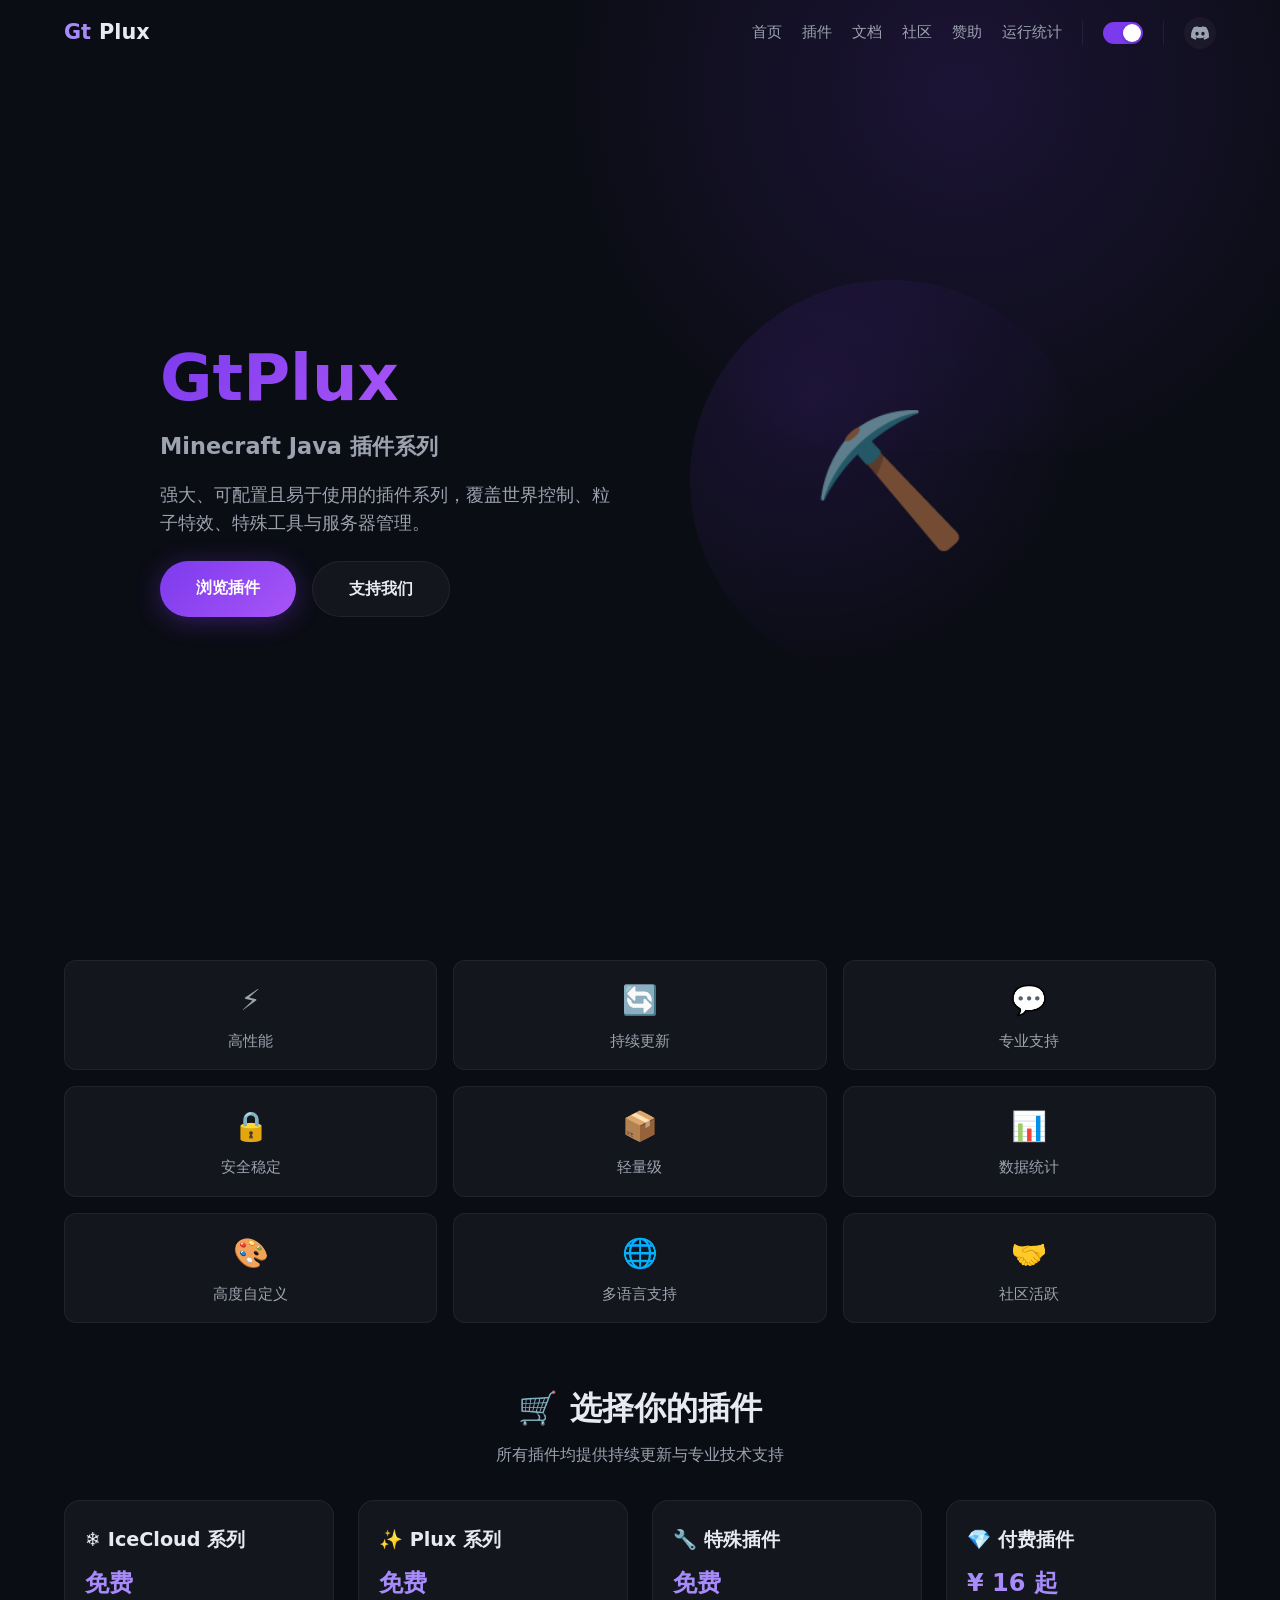
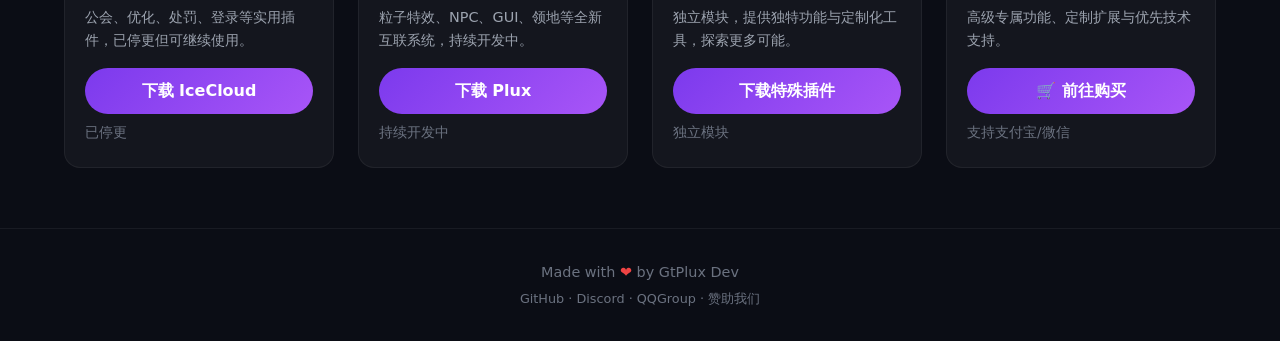
<file: index.html>
<!DOCTYPE html>
<html lang="zh-CN" data-theme="dark">
<head>
    <meta charset="UTF-8">
    <meta name="viewport" content="width=device-width, initial-scale=1.0">
    <title>GtPlux · 官网</title>
    <style>
        :root {
            --bg-primary: #0b0d15;
            --bg-secondary: #131620;
            --bg-card: rgba(255,255,255,0.04);
            --bg-nav: rgba(11,13,21,0.0);
            --text-primary: #e8eaf0;
            --text-secondary: #9ca3af;
            --text-muted: #6b7280;
            --border-color: rgba(255,255,255,0.06);
            --accent: #7c3aed;
            --accent-light: #a78bfa;
            --accent-gradient: linear-gradient(135deg, #7c3aed, #a855f7);
            --shadow: 0 4px 24px rgba(0,0,0,0.4);
            --nav-blur: 12px;
        }

        [data-theme="light"] {
            --bg-primary: #f8fafc;
            --bg-secondary: #ffffff;
            --bg-card: rgba(0,0,0,0.03);
            --bg-nav: rgba(248,250,252,0.0);
            --text-primary: #0f172a;
            --text-secondary: #475569;
            --text-muted: #94a3b8;
            --border-color: rgba(0,0,0,0.06);
            --accent: #7c3aed;
            --accent-light: #8b5cf6;
            --shadow: 0 4px 24px rgba(0,0,0,0.08);
        }

        * { margin: 0; padding: 0; box-sizing: border-box; }

        body {
            font-family: 'Segoe UI', system-ui, -apple-system, sans-serif;
            background: var(--bg-primary);
            color: var(--text-primary);
            line-height: 1.6;
            transition: background 0.3s, color 0.3s;
        }

        a { color: inherit; text-decoration: none; }
        .container { max-width: 1200px; margin: 0 auto; padding: 0 24px; }

        .navbar {
            position: fixed; top: 0; left: 0; right: 0; z-index: 1000;
            padding: 16px 0;
            transition: background 0.3s, box-shadow 0.3s, border-color 0.3s;
            background: var(--bg-nav);
            border-bottom: 1px solid transparent;
        }
        .navbar.scrolled {
            background: var(--bg-secondary);
            border-bottom-color: var(--border-color);
            box-shadow: 0 2px 20px rgba(0,0,0,0.1);
        }
        [data-theme="light"] .navbar.scrolled { background: rgba(255,255,255,0.85); backdrop-filter: blur(var(--nav-blur)); }
        [data-theme="dark"] .navbar.scrolled { background: rgba(11,13,21,0.85); backdrop-filter: blur(var(--nav-blur)); }
        .navbar .container { display: flex; justify-content: space-between; align-items: center; flex-wrap: wrap; gap: 12px; }
        .brand { font-size: 1.3rem; font-weight: 700; color: var(--text-primary); display: flex; align-items: center; gap: 8px; }
        .brand .highlight { color: var(--accent-light); }
        .nav-links { display: flex; align-items: center; gap: 20px; font-size: 0.95rem; flex-wrap: wrap; }
        .nav-links a { color: var(--text-secondary); transition: color 0.2s; font-weight: 500; }
        .nav-links a:hover { color: var(--text-primary); }
        .nav-divider { width: 1px; height: 24px; background: var(--border-color); }
        .theme-toggle { display: flex; align-items: center; gap: 6px; cursor: pointer; user-select: none; font-size: 0.9rem; color: var(--text-secondary); }
        .theme-toggle .toggle-track { width: 40px; height: 22px; border-radius: 30px; background: var(--border-color); position: relative; transition: background 0.3s; flex-shrink: 0; }
        .theme-toggle .toggle-thumb { width: 18px; height: 18px; border-radius: 50%; background: white; position: absolute; top: 2px; left: 2px; transition: transform 0.3s, background 0.3s; box-shadow: 0 2px 4px rgba(0,0,0,0.2); }
        [data-theme="dark"] .theme-toggle .toggle-track { background: var(--accent); }
        [data-theme="dark"] .theme-toggle .toggle-thumb { transform: translateX(18px); background: #fff; }

        .discord-icon { display: inline-flex; align-items: center; justify-content: center; width: 32px; height: 32px; border-radius: 50%; background: var(--bg-card); transition: background 0.2s; }
        .discord-icon:hover { background: var(--accent); color: #fff; }
        .discord-icon svg { width: 18px; height: 18px; fill: currentColor; }

        .hero { padding: 120px 0 60px; min-height: 100vh; display: flex; align-items: center; position: relative; overflow: hidden; }
        .hero::before { content: ''; position: absolute; top: -30%; right: -10%; width: 70%; height: 80%; background: radial-gradient(circle, rgba(124,58,237,0.15) 0%, transparent 70%); pointer-events: none; z-index: 0; }
        .hero .container { display: grid; grid-template-columns: 1fr 1fr; gap: 40px; align-items: center; position: relative; z-index: 1; }
        .hero-left { display: flex; flex-direction: column; gap: 16px; }
        .hero-title { font-size: 4rem; font-weight: 800; line-height: 1.1; }
        .hero-title .highlight { background: var(--accent-gradient); -webkit-background-clip: text; -webkit-text-fill-color: transparent; background-clip: text; }
        .hero-sub { font-size: 1.4rem; font-weight: 600; color: var(--text-secondary); }
        .hero-desc { font-size: 1.1rem; color: var(--text-secondary); max-width: 460px; }
        .hero-actions { display: flex; gap: 16px; margin-top: 8px; flex-wrap: wrap; }
        .btn-hero { padding: 14px 36px; border-radius: 40px; font-weight: 700; font-size: 1rem; transition: all 0.25s; display: inline-block; border: none; cursor: pointer; }
        .btn-hero-primary { background: var(--accent-gradient); color: #fff; box-shadow: 0 4px 24px rgba(124,58,237,0.35); }
        .btn-hero-primary:hover { transform: translateY(-2px); box-shadow: 0 8px 32px rgba(124,58,237,0.5); }
        .btn-hero-secondary { background: var(--bg-card); color: var(--text-primary); border: 1px solid var(--border-color); }
        .btn-hero-secondary:hover { background: var(--border-color); }
        .hero-right { display: flex; justify-content: center; align-items: center; }
        .hero-graphic { width: 100%; max-width: 400px; aspect-ratio: 1/1; background: radial-gradient(circle at 30% 30%, rgba(124,58,237,0.2), transparent 70%); border-radius: 50%; display: flex; align-items: center; justify-content: center; font-size: 8rem; opacity: 0.7; user-select: none; }

        .features-tag { padding: 40px 0 20px; }
        .features-tag .grid { display: grid; grid-template-columns: repeat(3, 1fr); gap: 16px; margin-top: 20px; }
        .feature-tag-item { background: var(--bg-card); border: 1px solid var(--border-color); border-radius: 12px; padding: 16px 20px; text-align: center; transition: all 0.2s; color: var(--text-secondary); font-weight: 500; font-size: 0.95rem; }
        .feature-tag-item:hover { border-color: var(--accent); color: var(--text-primary); transform: translateY(-2px); }
        .feature-tag-item .icon { display: block; font-size: 1.8rem; margin-bottom: 6px; }

        .products-section { padding: 40px 0 60px; }
        .section-title { font-size: 2rem; font-weight: 700; text-align: center; margin-bottom: 8px; }
        .section-sub { text-align: center; color: var(--text-secondary); margin-bottom: 32px; }
        .products-grid { display: grid; grid-template-columns: repeat(auto-fit, minmax(260px, 1fr)); gap: 24px; }
        .product-card { background: var(--bg-card); border-radius: 16px; padding: 24px 20px; border: 1px solid var(--border-color); transition: all 0.3s; display: flex; flex-direction: column; }
        .product-card:hover { transform: translateY(-4px); border-color: var(--accent); box-shadow: var(--shadow); }
        .product-card .name { font-size: 1.2rem; font-weight: 700; }
        .product-card .price { font-size: 1.5rem; font-weight: 700; color: var(--accent-light); margin: 8px 0 4px; }
        .product-card .desc { color: var(--text-secondary); font-size: 0.9rem; flex: 1; margin-bottom: 16px; }
        .product-card .btn-buy { padding: 10px 0; text-align: center; border-radius: 30px; background: var(--accent-gradient); color: #fff; font-weight: 600; transition: all 0.2s; display: block; border: none; cursor: pointer; }
        .product-card .btn-buy:hover { transform: scale(1.02); box-shadow: 0 4px 20px rgba(124,58,237,0.4); }
        .product-card .btn-buy-outline { background: transparent; border: 1px solid var(--border-color); color: var(--text-secondary); }
        .product-card .btn-buy-outline:hover { border-color: var(--accent); color: var(--text-primary); }
        .version-badge { font-size: 0.85rem; color: var(--text-muted); margin-top: 8px; }
        .footer { padding: 32px 0; border-top: 1px solid var(--border-color); text-align: center; color: var(--text-muted); font-size: 0.9rem; }
        .footer .heart { color: #ef4444; }

        @media (max-width: 992px) {
            .hero .container { grid-template-columns: 1fr; text-align: center; }
            .hero-desc { margin: 0 auto; }
            .hero-actions { justify-content: center; }
            .hero-right { order: -1; }
            .hero-graphic { max-width: 200px; font-size: 4rem; }
            .hero-title { font-size: 2.8rem; }
        }
        @media (max-width: 768px) {
            .navbar .container { flex-direction: column; align-items: stretch; }
            .nav-links { justify-content: center; gap: 12px; font-size: 0.85rem; }
            .nav-divider { display: none; }
            .hero-title { font-size: 2.2rem; }
            .hero-sub { font-size: 1.1rem; }
            .features-tag .grid { grid-template-columns: repeat(2, 1fr); }
            .products-grid { grid-template-columns: 1fr; }
        }
    </style>
</head>
<body>

    <nav class="navbar" id="navbar">
        <div class="container">
            <a href="/" class="brand"><span class="highlight">Gt</span>Plux</a>
            <div class="nav-links">
                <a href="/">首页</a>
                <a href="#plugins">插件</a>
                <a href="#">文档</a>
                <a href="community">社区</a>
                <a href="sponsor">赞助</a>
                <a href="stats">运行统计</a>
                <span class="nav-divider"></span>
                <div class="theme-toggle" id="themeToggle" role="button" tabindex="0" aria-label="切换主题">
                    <span class="toggle-track"><span class="toggle-thumb"></span></span>
                </div>
                <span class="nav-divider"></span>
                <a href="https://discord.gg/BJS7KdSG" class="discord-icon" aria-label="Discord">
                    <svg viewBox="0 0 24 24"><path d="M20.317 4.37a19.79 19.79 0 0 0-4.885-1.515.074.074 0 0 0-.079.037c-.21.375-.444.864-.608 1.25a18.27 18.27 0 0 0-5.487 0 12.64 12.64 0 0 0-.617-1.25.077.077 0 0 0-.079-.037A19.736 19.736 0 0 0 3.677 4.37a.07.07 0 0 0-.032.027C.533 9.046-.32 13.58.099 18.057a.082.082 0 0 0 .031.057 19.9 19.9 0 0 0 5.993 3.03.078.078 0 0 0 .084-.028 14.09 14.09 0 0 0 1.226-1.994.076.076 0 0 0-.041-.106 13.107 13.107 0 0 1-1.872-.892.077.077 0 0 1-.008-.128 10.2 10.2 0 0 0 .372-.292.074.074 0 0 1 .077-.01c3.928 1.793 8.18 1.793 12.062 0a.074.074 0 0 1 .078.01c.12.098.246.198.373.292a.077.077 0 0 1-.006.127 12.299 12.299 0 0 1-1.873.892.077.077 0 0 0-.041.107c.36.698.772 1.362 1.225 1.993a.076.076 0 0 0 .084.028 19.839 19.839 0 0 0 6.002-3.03.077.077 0 0 0 .032-.054c.5-5.177-.838-9.674-3.549-13.66a.061.061 0 0 0-.031-.03zM8.02 15.33c-1.183 0-2.157-1.085-2.157-2.419 0-1.333.956-2.419 2.157-2.419 1.21 0 2.176 1.096 2.157 2.42 0 1.333-.956 2.418-2.157 2.418zm7.975 0c-1.183 0-2.157-1.085-2.157-2.419 0-1.333.955-2.419 2.157-2.419 1.21 0 2.176 1.096 2.157 2.42 0 1.333-.946 2.418-2.157 2.418z"/></svg>
                </a>
            </div>
        </div>
    </nav>

    <section class="hero">
        <div class="container">
            <div class="hero-left">
                <h1 class="hero-title"><span class="highlight">GtPlux</span></h1>
                <div class="hero-sub">Minecraft Java 插件系列</div>
                <p class="hero-desc">强大、可配置且易于使用的插件系列，覆盖世界控制、粒子特效、特殊工具与服务器管理。</p>
                <div class="hero-actions">
                    <a href="#plugins" class="btn-hero btn-hero-primary">浏览插件</a>
                    <a href="sponsor" class="btn-hero btn-hero-secondary">支持我们</a>
                </div>
            </div>
            <div class="hero-right">
                <div class="hero-graphic">⛏️</div>
            </div>
        </div>
    </section>

    <section id="features" class="features-tag">
        <div class="container">
            <div class="grid">
                <div class="feature-tag-item"><span class="icon">⚡</span> 高性能</div>
                <div class="feature-tag-item"><span class="icon">🔄</span> 持续更新</div>
                <div class="feature-tag-item"><span class="icon">💬</span> 专业支持</div>
                <div class="feature-tag-item"><span class="icon">🔒</span> 安全稳定</div>
                <div class="feature-tag-item"><span class="icon">📦</span> 轻量级</div>
                <div class="feature-tag-item"><span class="icon">📊</span> 数据统计</div>
                <div class="feature-tag-item"><span class="icon">🎨</span> 高度自定义</div>
                <div class="feature-tag-item"><span class="icon">🌐</span> 多语言支持</div>
                <div class="feature-tag-item"><span class="icon">🤝</span> 社区活跃</div>
            </div>
        </div>
    </section>

    <section id="plugins" class="products-section">
        <div class="container">
            <h2 class="section-title">🛒 选择你的插件</h2>
            <p class="section-sub">所有插件均提供持续更新与专业技术支持</p>

            <div class="products-grid">
                <!-- IceCloud -->
                <div class="product-card">
                    <div class="name">❄️ IceCloud 系列</div>
                    <div class="price">免费</div>
                    <div class="desc">公会、优化、处罚、登录等实用插件，已停更但可继续使用。</div>
                    <a href="icecloud-download" class="btn-buy">下载 IceCloud</a>
                    <div class="version-badge">已停更</div>
                </div>

                <!-- Plux -->
                <div class="product-card">
                    <div class="name">✨ Plux 系列</div>
                    <div class="price">免费</div>
                    <div class="desc">粒子特效、NPC、GUI、领地等全新互联系统，持续开发中。</div>
                    <a href="plux-download" class="btn-buy">下载 Plux</a>
                    <div class="version-badge">持续开发中</div>
                </div>

                <!-- 特殊插件 -->
                <div class="product-card">
                    <div class="name">🔧 特殊插件</div>
                    <div class="price">免费</div>
                    <div class="desc">独立模块，提供独特功能与定制化工具，探索更多可能。</div>
                    <a href="special-download" class="btn-buy">下载特殊插件</a>
                    <div class="version-badge">独立模块</div>
                </div>

                <!-- 付费插件 -->
                <div class="product-card">
                    <div class="name">💎 付费插件</div>
                    <div class="price">¥ 16 起</div>
                    <div class="desc">高级专属功能、定制扩展与优先技术支持。</div>
                    <a href="shop" class="btn-buy">🛒 前往购买</a>
                    <div class="version-badge">支持支付宝/微信</div>
                </div>
            </div>
        </div>
    </section>

    <footer class="footer">
        <div class="container">
            <p>Made with <span class="heart">❤️</span> by GtPlux Dev</p>
            <p style="margin-top:4px; font-size:0.8rem;">
                <a href="https://github.com/IcecloudPlux">GitHub</a> · <a href="https://discord.gg/BJS7KdSG">Discord</a> · <a href="https://qm.qq.com/q/Kfelqf0iEs">QQGroup</a> · <a href="sponsor">赞助我们</a>
            </p>
        </div>
    </footer>

    <script>
        (function() {
            const toggle = document.getElementById('themeToggle');
            const html = document.documentElement;
            const currentTheme = localStorage.getItem('theme') || 'dark';
            html.setAttribute('data-theme', currentTheme);

            toggle.addEventListener('click', function() {
                const next = html.getAttribute('data-theme') === 'dark' ? 'light' : 'dark';
                html.setAttribute('data-theme', next);
                localStorage.setItem('theme', next);
            });
            toggle.addEventListener('keydown', function(e) {
                if (e.key === 'Enter' || e.key === ' ') { e.preventDefault(); toggle.click(); }
            });

            const navbar = document.getElementById('navbar');
            function handleScroll() {
                if (window.pageYOffset > 20) navbar.classList.add('scrolled');
                else navbar.classList.remove('scrolled');
            }
            window.addEventListener('scroll', handleScroll, { passive: true });
            handleScroll();
        })();
    </script>
</body>
</html>
</file>
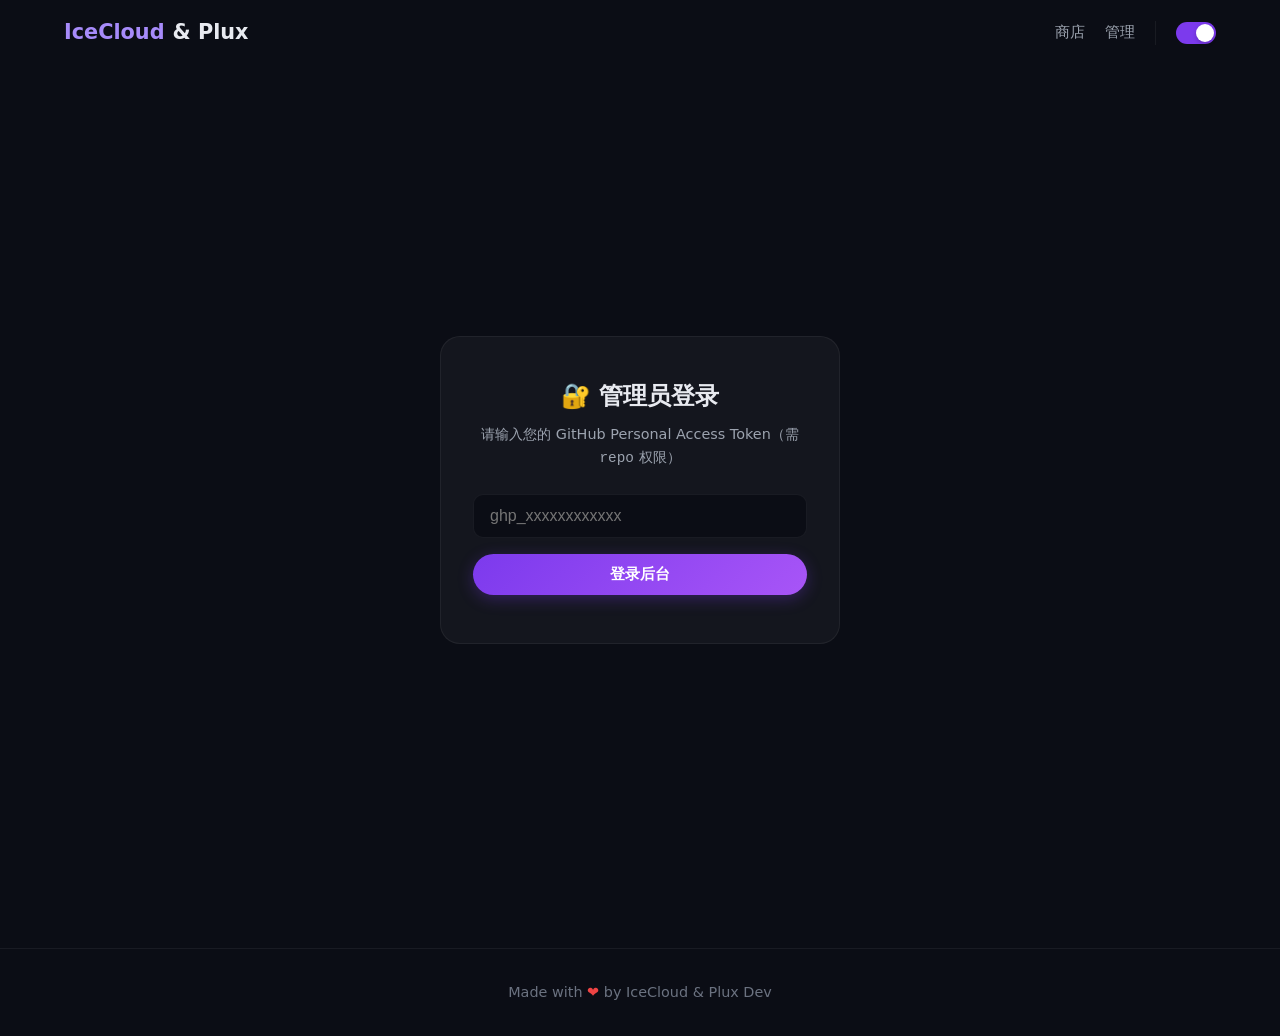
<file: admin.html>
<!DOCTYPE html>
<html lang="zh-CN" data-theme="dark">
<head>
    <meta charset="UTF-8">
    <meta name="viewport" content="width=device-width, initial-scale=1.0">
    <title>管理后台 · GtPlux</title>
    <link rel="stylesheet" href="style.css">
    <style>
        /* ================= 页面专属样式 ================= */
        .tab-bar {
            display: flex;
            gap: 12px;
            margin-bottom: 24px;
            flex-wrap: wrap;
        }
        .tab-btn {
            padding: 10px 24px;
            border-radius: 30px;
            border: 1px solid var(--border-color, #333);
            background: var(--bg-card, rgba(255,255,255,0.04));
            color: var(--text-secondary, #9ca3af);
            cursor: pointer;
            font-weight: 600;
            transition: all 0.25s;
        }
        .tab-btn.active {
            background: var(--accent-gradient, linear-gradient(135deg,#7c3aed,#a855f7));
            color: #fff;
            border-color: transparent;
        }
        .panel { display: none; }
        .panel.active { display: block; }

        .action-bar {
            display: flex;
            justify-content: space-between;
            align-items: center;
            margin-bottom: 16px;
            flex-wrap: wrap;
            gap: 12px;
        }
        .form-row {
            display: grid;
            grid-template-columns: 1fr 1fr;
            gap: 16px;
        }
        .sub-tabs {
            display: flex;
            gap: 8px;
            margin-bottom: 16px;
            flex-wrap: wrap;
        }
        .sub-tab {
            padding: 6px 16px;
            border-radius: 20px;
            border: 1px solid var(--border-color, #333);
            background: var(--bg-card, rgba(255,255,255,0.04));
            color: var(--text-secondary, #9ca3af);
            cursor: pointer;
            font-size: 0.85rem;
            font-weight: 600;
            transition: all 0.25s;
        }
        .sub-tab.active {
            background: var(--accent-gradient, linear-gradient(135deg,#7c3aed,#a855f7));
            color: #fff;
            border-color: transparent;
        }

        /* 加载状态 */
        .table-loading {
            text-align: center;
            padding: 40px 0;
            color: var(--text-muted, #6b7280);
        }
        .table-loading .spinner {
            display: inline-block;
            width: 24px; height: 24px;
            border: 3px solid var(--border-color, #333);
            border-top-color: var(--accent, #7c3aed);
            border-radius: 50%;
            animation: spin 0.8s linear infinite;
            margin-bottom: 10px;
        }
        @keyframes spin { to { transform: rotate(360deg); } }

        .table-error {
            text-align: center;
            padding: 24px 0;
            color: #ef4444;
            font-size: 0.9rem;
        }
        .table-error button {
            margin-left: 8px;
            padding: 4px 12px;
            font-size: 0.8rem;
            border-radius: 6px;
            border: 1px solid #ef4444;
            background: transparent;
            color: #ef4444;
            cursor: pointer;
        }

        /* 让操作按钮更紧凑 */
        .btn-sm {
            padding: 4px 12px !important;
            font-size: 0.8rem !important;
        }

        @media (max-width: 600px) {
            .form-row { grid-template-columns: 1fr; }
        }
    </style>
</head>
<body>

    <!-- 导航栏 -->
    <nav class="navbar" id="navbar">
        <div class="container">
            <a href="/shop.html" class="brand"><span class="highlight">IceCloud</span> &amp; Plux</a>
            <div class="nav-links">
                <a href="/shop.html">商店</a>
                <a href="/admin.html">管理</a>
                <span class="nav-divider"></span>
                <div class="theme-toggle" id="themeToggle" role="button" tabindex="0" aria-label="切换主题">
                    <span class="toggle-track"><span class="toggle-thumb"></span></span>
                </div>
            </div>
        </div>
    </nav>

    <!-- 登录界面 -->
    <section class="login-section" id="loginSection">
        <div class="login-box">
            <h2>🔐 管理员登录</h2>
            <p>请输入您的 GitHub Personal Access Token（需 <code>repo</code> 权限）</p>
            <input type="password" id="tokenInput" placeholder="ghp_xxxxxxxxxxxx">
            <button class="btn btn-primary" id="loginBtn" style="width:100%;">登录后台</button>
            <div class="error-msg" id="loginError"></div>
        </div>
    </section>

    <!-- 管理主界面 -->
    <section class="container" id="adminSection" style="padding-top: 100px; padding-bottom: 40px; display: none;">
        <div style="display:flex; justify-content:space-between; align-items:center; flex-wrap:wrap; gap:12px; margin-bottom:24px;">
            <h1 style="font-size: 2rem; font-weight: 800;">⚙️ 管理后台</h1>
            <div style="display:flex; gap:10px;">
                <button class="btn btn-secondary" onclick="refreshAll()" title="强制刷新所有数据">🔄 刷新</button>
                <button class="btn btn-secondary" onclick="logout()">退出登录</button>
            </div>
        </div>

        <!-- 主标签页 -->
        <div class="tab-bar">
            <button class="tab-btn active" data-panel="products">📦 产品管理</button>
            <button class="tab-btn" data-panel="licenses">🔑 许可证管理</button>
            <button class="tab-btn" data-panel="plugins">📁 插件管理</button>
        </div>

        <!-- 面板1: 产品管理 -->
        <div id="panel-products" class="panel active">
            <div class="action-bar">
                <h2 style="font-size:1.3rem;">产品列表</h2>
                <button class="btn btn-primary" onclick="openProductModal()">+ 添加产品</button>
            </div>
            <div class="card">
                <div class="table-wrap">
                    <table>
                        <thead><tr><th>ID</th><th>名称</th><th>版本</th><th>MC版本</th><th>价格</th><th>发布日期</th><th>下载链接</th><th>操作</th></tr></thead>
                        <tbody id="productTableBody"><tr><td colspan="8" class="table-loading"><div class="spinner"></div><div>加载中…</div></td></tr></tbody>
                    </table>
                </div>
            </div>
        </div>

        <!-- 面板2: 许可证管理 -->
        <div id="panel-licenses" class="panel">
            <div class="action-bar">
                <h2 style="font-size:1.3rem;">许可证列表</h2>
                <button class="btn btn-primary" onclick="openLicenseModal()">+ 添加许可证</button>
            </div>
            <div class="card">
                <div class="table-wrap">
                    <table>
                        <thead><tr><th>ID</th><th>许可证</th><th>关联产品</th><th>到期日期</th><th>最大服务器</th><th>已激活</th><th>操作</th></tr></thead>
                        <tbody id="licenseTableBody"><tr><td colspan="7" class="table-loading"><div class="spinner"></div><div>切换到本页时加载…</div></td></tr></tbody>
                    </table>
                </div>
            </div>
        </div>

        <!-- 面板3: 插件管理 -->
        <div id="panel-plugins" class="panel">
            <div class="action-bar">
                <h2 style="font-size:1.3rem;">插件列表</h2>
                <button class="btn btn-primary" onclick="openPluginModal()">+ 添加插件</button>
            </div>
            <div class="sub-tabs" id="pluginSubTabs">
                <button class="sub-tab active" data-file="icecloud_plugins">❄️ IceCloud</button>
                <button class="sub-tab" data-file="plux_plugins">✨ Plux</button>
                <button class="sub-tab" data-file="special_plugins">🔧 特殊插件</button>
            </div>
            <div class="card">
                <div class="table-wrap">
                    <table>
                        <thead><tr><th>名称</th><th>版本</th><th>MC版本</th><th>发布日期</th><th>下载链接</th><th>操作</th></tr></thead>
                        <tbody id="pluginTableBody"><tr><td colspan="6" class="table-loading"><div class="spinner"></div><div>切换到本页时加载…</div></td></tr></tbody>
                    </table>
                </div>
            </div>
        </div>
    </section>

    <!-- 模态框（通用） -->
    <div class="modal-overlay" id="modalOverlay">
        <div class="modal" id="modalContent">
            <div class="modal-header">
                <h3 id="modalTitle">标题</h3>
                <button class="modal-close" onclick="closeModal()">&times;</button>
            </div>
            <div id="modalBody"></div>
        </div>
    </div>

    <footer class="footer">
        <div class="container">
            <p>Made with <span class="heart">❤️</span> by IceCloud &amp; Plux Dev</p>
        </div>
    </footer>

    <script>
    /* ============================================================
       配置
       ============================================================ */
    const GITHUB_OWNER = 'IceCloudPlux';
    const GITHUB_REPO  = 'IceCloudPlux.github.io';
    const GITHUB_BRANCH = 'main';
    const DATA_DIR = '_data';
    const CACHE_TTL = 5 * 60 * 1000;    // 数据缓存 5 分钟
    const TOKEN_TTL = 30 * 1000;        // Token 验证缓存 30 秒
    const REQUEST_TIMEOUT = 15000;       // 请求超时 15 秒

    /* ============================================================
       工具函数（内联，不再依赖 common.js）
       ============================================================ */
    function getToken() { return localStorage.getItem('gh_token') || ''; }
    function setToken(t) { localStorage.setItem('gh_token', t); }
    function clearToken() { localStorage.removeItem('gh_token'); }

    function initTheme() {
        const theme = localStorage.getItem('theme') || 'dark';
        document.documentElement.setAttribute('data-theme', theme);
    }
    function toggleTheme() {
        const html = document.documentElement;
        const next = html.getAttribute('data-theme') === 'dark' ? 'light' : 'dark';
        html.setAttribute('data-theme', next);
        localStorage.setItem('theme', next);
    }
    function initNavbarScroll() {
        const navbar = document.getElementById('navbar');
        if (!navbar) return;
        const onScroll = () => navbar.classList.toggle('scrolled', window.pageYOffset > 20);
        window.addEventListener('scroll', onScroll, { passive: true });
        onScroll();
    }

    function escapeHtml(text) {
        if (text === null || text === undefined) return '';
        const div = document.createElement('div');
        div.textContent = String(text);
        return div.innerHTML;
    }

    // 简单 base64 混淆（如果原 common.js 的算法不同，请替换为一致实现）
    function encodeObscure64(plain) {
        return btoa(unescape(encodeURIComponent(plain)));
    }
    function decodeObscure64(encoded) {
        try {
            return decodeURIComponent(escape(atob(encoded)));
        } catch (e) {
            return encoded;
        }
    }

    /* ============================================================
       fetch 带超时
       ============================================================ */
    function fetchWithTimeout(url, options = {}) {
        const controller = new AbortController();
        const timeoutId = setTimeout(() => controller.abort(), REQUEST_TIMEOUT);
        return fetch(url, { ...options, signal: controller.signal })
            .finally(() => clearTimeout(timeoutId));
    }

    /* ============================================================
       数据层：读取 + 缓存
       ============================================================ */
    const _dataCache = {};   // { name: { data, time, sha } }

    async function loadData(name, token, forceRefresh = false) {
        const now = Date.now();
        const cached = _dataCache[name];
        if (!forceRefresh && cached && (now - cached.time < CACHE_TTL)) {
            return cached.data;
        }

        const url = `https://api.github.com/repos/${GITHUB_OWNER}/${GITHUB_REPO}/contents/${DATA_DIR}/${name}.json?ref=${GITHUB_BRANCH}`;
        const res = await fetchWithTimeout(url, {
            headers: { 'Authorization': `token ${token}` }
        });

        if (res.status === 404) {
            // 文件不存在，返回空数组并缓存
            _dataCache[name] = { data: [], time: now, sha: null };
            return [];
        }
        if (!res.ok) {
            throw new Error(`HTTP ${res.status}`);
        }

        const json = await res.json();
        const buffer = await (await fetch(json.download_url, { cache: 'no-cache' })).arrayBuffer();
        const text = new TextDecoder('utf-8').decode(buffer);
        const data = JSON.parse(text);

        _dataCache[name] = { data, time: now, sha: json.sha };
        return data;
    }

    async function saveData(name, data, token, message) {
        const url = `https://api.github.com/repos/${GITHUB_OWNER}/${GITHUB_REPO}/contents/${DATA_DIR}/${name}.json`;
        let sha = _dataCache[name]?.sha || null;

        // 如果没有缓存 sha，先去获取
        if (!sha) {
            const getRes = await fetchWithTimeout(`${url}?ref=${GITHUB_BRANCH}`, {
                headers: { 'Authorization': `token ${token}` }
            });
            if (getRes.ok) {
                const j = await getRes.json();
                sha = j.sha;
            }
        }

        const body = {
            message: message || `更新 ${name}`,
            content: btoa(unescape(encodeURIComponent(JSON.stringify(data, null, 2)))),
            branch: GITHUB_BRANCH
        };
        if (sha) body.sha = sha;

        const putRes = await fetchWithTimeout(url, {
            method: 'PUT',
            headers: {
                'Authorization': `token ${token}`,
                'Content-Type': 'application/json'
            },
            body: JSON.stringify(body)
        });

        if (!putRes.ok) {
            const err = await putRes.json().catch(() => ({}));
            throw new Error(err.message || `保存失败 HTTP ${putRes.status}`);
        }

        const result = await putRes.json();
        // 更新缓存
        _dataCache[name] = {
            data: data,
            time: Date.now(),
            sha: result.content?.sha || null
        };
    }

    /* ============================================================
       Token 验证（带缓存）
       ============================================================ */
    let _tokenCache = { token: '', time: 0, valid: false };
    async function verifyToken(t) {
        const now = Date.now();
        if (_tokenCache.token === t && (now - _tokenCache.time < TOKEN_TTL)) {
            return _tokenCache.valid;
        }
        try {
            const res = await fetchWithTimeout('https://api.github.com/user', {
                headers: { 'Authorization': `token ${t}` }
            });
            const valid = res.ok;
            _tokenCache = { token: t, time: now, valid };
            return valid;
        } catch (e) {
            return false;
        }
    }

    /* ============================================================
       状态
       ============================================================ */
    let token = getToken();
    let productsData = [];
    let licensesData = [];
    let pluginsData = [];
    let currentPluginFile = 'icecloud_plugins';

    // 记录哪些 tab 数据已加载
    const loaded = { products: false, licenses: false, plugins: {} };

    /* ============================================================
       初始化
       ============================================================ */
    initTheme();
    initNavbarScroll();
    document.getElementById('themeToggle').addEventListener('click', toggleTheme);
    document.getElementById('themeToggle').addEventListener('keydown', (e) => {
        if (e.key === 'Enter' || e.key === ' ') { e.preventDefault(); toggleTheme(); }
    });

    /* ============================================================
       登录 / 登出
       ============================================================ */
    const loginBtn = document.getElementById('loginBtn');
    const loginError = document.getElementById('loginError');

    loginBtn.addEventListener('click', login);
    document.getElementById('tokenInput').addEventListener('keydown', (e) => {
        if (e.key === 'Enter') login();
    });

    async function login() {
        const inputToken = document.getElementById('tokenInput').value.trim();
        if (!inputToken) {
            loginError.textContent = '请输入 Token';
            return;
        }
        loginError.textContent = '正在验证…';
        loginBtn.disabled = true;
        loginBtn.textContent = '验证中…';

        token = inputToken;
        const valid = await verifyToken(token);

        loginBtn.disabled = false;
        loginBtn.textContent = '登录后台';

        if (!valid) {
            loginError.textContent = 'Token 无效或网络异常，请重试';
            token = '';
            return;
        }

        setToken(token);
        loginError.textContent = '';
        document.getElementById('loginSection').style.display = 'none';
        document.getElementById('adminSection').style.display = 'block';

        // 只加载当前 tab（产品）数据
        await loadProductsIfNeeded();
    }

    function logout() {
        if (confirm('确定退出登录吗？')) {
            clearToken();
            token = '';
            // 清理缓存
            for (const key in _dataCache) delete _dataCache[key];
            loaded.products = false;
            loaded.licenses = false;
            loaded.plugins = {};
            document.getElementById('loginSection').style.display = 'flex';
            document.getElementById('adminSection').style.display = 'none';
            document.getElementById('tokenInput').value = '';
        }
    }

    // 自动登录
    (async () => {
        if (!token) return;
        const valid = await verifyToken(token);
        if (valid) {
            document.getElementById('loginSection').style.display = 'none';
            document.getElementById('adminSection').style.display = 'block';
            await loadProductsIfNeeded();
        } else {
            clearToken();
            token = '';
        }
    })();

    /* ============================================================
       标签页切换（按需加载）
       ============================================================ */
    document.querySelectorAll('.tab-btn').forEach(btn => {
        btn.addEventListener('click', function() {
            document.querySelectorAll('.tab-btn').forEach(b => b.classList.remove('active'));
            this.classList.add('active');
            document.querySelectorAll('.panel').forEach(p => p.classList.remove('active'));
            const panel = this.dataset.panel;
            document.getElementById('panel-' + panel).classList.add('active');

            // 按需加载
            if (panel === 'products') loadProductsIfNeeded();
            else if (panel === 'licenses') loadLicensesIfNeeded();
            else if (panel === 'plugins') loadPluginsIfNeeded();
        });
    });

    document.querySelectorAll('#pluginSubTabs .sub-tab').forEach(tab => {
        tab.addEventListener('click', function() {
            document.querySelectorAll('#pluginSubTabs .sub-tab').forEach(t => t.classList.remove('active'));
            this.classList.add('active');
            currentPluginFile = this.dataset.file;
            loadPluginsIfNeeded(true);
        });
    });

    /* ============================================================
       按需加载
       ============================================================ */
    async function loadProductsIfNeeded(force = false) {
        if (loaded.products && !force) return;
        const tbody = document.getElementById('productTableBody');
        tbody.innerHTML = `<tr><td colspan="8" class="table-loading"><div class="spinner"></div><div>加载中…</div></td></tr>`;
        try {
            productsData = await loadData('products', token, force);
            loaded.products = true;
            renderProductTable();
        } catch (err) {
            tbody.innerHTML = `<tr><td colspan="8" class="table-error">加载失败：${escapeHtml(err.message)} <button onclick="loadProductsIfNeeded(true)">重试</button></td></tr>`;
        }
    }

    async function loadLicensesIfNeeded(force = false) {
        if (loaded.licenses && !force) return;
        const tbody = document.getElementById('licenseTableBody');
        tbody.innerHTML = `<tr><td colspan="7" class="table-loading"><div class="spinner"></div><div>加载中…</div></td></tr>`;
        try {
            // 许可证需要产品数据来显示产品名，所以先确保产品加载
            if (!loaded.products) productsData = await loadData('products', token);
            licensesData = await loadData('licenses', token, force);
            loaded.licenses = true;
            renderLicenseTable();
        } catch (err) {
            tbody.innerHTML = `<tr><td colspan="7" class="table-error">加载失败：${escapeHtml(err.message)} <button onclick="loadLicensesIfNeeded(true)">重试</button></td></tr>`;
        }
    }

    async function loadPluginsIfNeeded(force = false) {
        const key = currentPluginFile;
        if (loaded.plugins[key] && !force) return;
        const tbody = document.getElementById('pluginTableBody');
        tbody.innerHTML = `<tr><td colspan="6" class="table-loading"><div class="spinner"></div><div>加载中…</div></td></tr>`;
        try {
            pluginsData = await loadData(key, token, force);
            loaded.plugins[key] = true;
            renderPluginTable();
        } catch (err) {
            tbody.innerHTML = `<tr><td colspan="6" class="table-error">加载失败：${escapeHtml(err.message)} <button onclick="loadPluginsIfNeeded(true)">重试</button></td></tr>`;
        }
    }

    // 强制刷新所有已加载的数据
    async function refreshAll() {
        const activePanel = document.querySelector('.tab-btn.active').dataset.panel;
        if (activePanel === 'products') await loadProductsIfNeeded(true);
        else if (activePanel === 'licenses') await loadLicensesIfNeeded(true);
        else if (activePanel === 'plugins') await loadPluginsIfNeeded(true);
    }

    /* ============================================================
       渲染表格
       ============================================================ */
    function renderProductTable() {
        const tbody = document.getElementById('productTableBody');
        if (!productsData || productsData.length === 0) {
            tbody.innerHTML = `<tr><td colspan="8" style="text-align:center; color:var(--text-muted);">暂无产品</td></tr>`;
            return;
        }
        tbody.innerHTML = productsData.map((p, idx) => `
            <tr>
                <td>${p.id ?? idx + 1}</td>
                <td>${escapeHtml(p.name)}</td>
                <td>${escapeHtml(p.version)}</td>
                <td>${escapeHtml(p.mc_version)}</td>
                <td>¥${Number(p.price).toFixed(2)}</td>
                <td>${escapeHtml(p.date)}</td>
                <td>${p.download_url ? `<a href="${escapeHtml(p.download_url)}" target="_blank">链接</a>` : '-'}</td>
                <td>
                    <button class="btn btn-secondary btn-sm" onclick="editProduct(${idx})">编辑</button>
                    <button class="btn btn-danger btn-sm" onclick="deleteProduct(${idx})">删除</button>
                </td>
            </tr>
        `).join('');
    }

    function renderLicenseTable() {
        const tbody = document.getElementById('licenseTableBody');
        if (!licensesData || licensesData.length === 0) {
            tbody.innerHTML = `<tr><td colspan="7" style="text-align:center; color:var(--text-muted);">暂无许可证</td></tr>`;
            return;
        }
        tbody.innerHTML = licensesData.map((l, idx) => {
            const product = productsData.find(p => p.id === l.product_id);
            const productName = product ? product.name : '未知';
            return `
                <tr>
                    <td>${l.id ?? idx + 1}</td>
                    <td><code>${escapeHtml(l.license_key)}</code></td>
                    <td>${escapeHtml(productName)}</td>
                    <td>${escapeHtml(l.expiry_date || '-')}</td>
                    <td>${l.max_servers ?? 1}</td>
                    <td>${(l.activated_servers || []).length}</td>
                    <td>
                        <button class="btn btn-secondary btn-sm" onclick="editLicense(${idx})">编辑</button>
                        <button class="btn btn-danger btn-sm" onclick="deleteLicense(${idx})">删除</button>
                    </td>
                </tr>
            `;
        }).join('');
    }

    function renderPluginTable() {
        const tbody = document.getElementById('pluginTableBody');
        if (!pluginsData || pluginsData.length === 0) {
            tbody.innerHTML = `<tr><td colspan="6" style="text-align:center; color:var(--text-muted);">暂无插件数据</td></tr>`;
            return;
        }
        tbody.innerHTML = pluginsData.map((p, idx) => `
            <tr>
                <td>${escapeHtml(p.title || p.name)}</td>
                <td>${escapeHtml(p.version)}</td>
                <td>${escapeHtml(p.mc_version)}</td>
                <td>${escapeHtml(p.date)}</td>
                <td>${p.download_url ? `<a href="${escapeHtml(p.download_url)}" target="_blank">链接</a>` : '-'}</td>
                <td>
                    <button class="btn btn-secondary btn-sm" onclick="editPlugin(${idx})">编辑</button>
                    <button class="btn btn-danger btn-sm" onclick="deletePlugin(${idx})">删除</button>
                </td>
            </tr>
        `).join('');
    }

    /* ============================================================
       产品 CRUD
       ============================================================ */
    function openProductModal(index) {
        const isEdit = index !== undefined;
        const p = isEdit ? productsData[index] : {};
        document.getElementById('modalTitle').textContent = isEdit ? '编辑产品' : '添加产品';
        document.getElementById('modalBody').innerHTML = `
            <form id="productForm">
                <input type="hidden" id="productIndex" value="${isEdit ? index : ''}">
                <div class="form-row">
                    <div class="form-group"><label>产品名称 *</label><input type="text" id="pName" value="${escapeHtml(p.name || '')}" required></div>
                    <div class="form-group"><label>版本 *</label><input type="text" id="pVersion" value="${escapeHtml(p.version || '')}" required></div>
                </div>
                <div class="form-row">
                    <div class="form-group"><label>MC 版本 *</label><input type="text" id="pMc" value="${escapeHtml(p.mc_version || '')}" required></div>
                    <div class="form-group"><label>价格 (CNY) *</label><input type="number" step="0.01" id="pPrice" value="${p.price ?? ''}" required></div>
                </div>
                <div class="form-group"><label>描述</label><input type="text" id="pDesc" value="${escapeHtml(p.description || '')}"></div>
                <div class="form-row">
                    <div class="form-group"><label>发布日期 *</label><input type="date" id="pDate" value="${p.date || ''}" required></div>
                    <div class="form-group"><label>下载链接</label><input type="url" id="pUrl" value="${escapeHtml(p.download_url || '')}"></div>
                </div>
                <div class="modal-actions">
                    <button type="button" class="btn btn-secondary" onclick="closeModal()">取消</button>
                    <button type="submit" class="btn btn-primary">保存</button>
                </div>
            </form>
        `;
        openModal();

        document.getElementById('productForm').addEventListener('submit', async function(e) {
            e.preventDefault();
            const idx = document.getElementById('productIndex').value;
            const newProduct = {
                id: isEdit ? p.id : (productsData.length ? Math.max(...productsData.map(x => x.id || 0)) + 1 : 1),
                name: document.getElementById('pName').value.trim(),
                version: document.getElementById('pVersion').value.trim(),
                mc_version: document.getElementById('pMc').value.trim(),
                price: parseFloat(document.getElementById('pPrice').value),
                description: document.getElementById('pDesc').value.trim(),
                date: document.getElementById('pDate').value,
                download_url: document.getElementById('pUrl').value.trim()
            };
            if (idx === '') productsData.push(newProduct);
            else productsData[parseInt(idx)] = newProduct;

            const submitBtn = this.querySelector('button[type="submit"]');
            submitBtn.disabled = true;
            submitBtn.textContent = '保存中…';
            try {
                await saveData('products', productsData, token, '更新产品列表');
                renderProductTable();
                closeModal();
            } catch (err) {
                alert('保存失败：' + err.message);
                submitBtn.disabled = false;
                submitBtn.textContent = '保存';
            }
        });
    }
    function editProduct(index) { openProductModal(index); }
    async function deleteProduct(index) {
        if (!confirm('确定删除该产品吗？')) return;
        productsData.splice(index, 1);
        try {
            await saveData('products', productsData, token, '删除产品');
            renderProductTable();
        } catch (err) {
            alert('删除失败：' + err.message);
            // 回滚
            loadProductsIfNeeded(true);
        }
    }

    /* ============================================================
       许可证 CRUD
       ============================================================ */
    function openLicenseModal(index) {
        const isEdit = index !== undefined;
        const l = isEdit ? licensesData[index] : {};
        document.getElementById('modalTitle').textContent = isEdit ? '编辑许可证' : '添加许可证';
        document.getElementById('modalBody').innerHTML = `
            <form id="licenseForm">
                <input type="hidden" id="licenseIndex" value="${isEdit ? index : ''}">
                <div class="form-group"><label>许可证密钥（明文）</label><input type="text" id="lKey" value="${isEdit ? escapeHtml(decodeObscure64(l.license_key)) : ''}" placeholder="例如 PLUX-AAAA1111" required></div>
                <div class="form-row">
                    <div class="form-group"><label>关联产品 ID</label><input type="number" id="lProductId" value="${l.product_id ?? ''}" required></div>
                    <div class="form-group"><label>到期日期</label><input type="date" id="lExpiry" value="${l.expiry_date || ''}" required></div>
                </div>
                <div class="form-group"><label>最大服务器数</label><input type="number" id="lMaxServers" value="${l.max_servers ?? 1}" min="1" required></div>
                <div class="modal-actions">
                    <button type="button" class="btn btn-secondary" onclick="closeModal()">取消</button>
                    <button type="submit" class="btn btn-primary">保存</button>
                </div>
            </form>
        `;
        openModal();

        document.getElementById('licenseForm').addEventListener('submit', async function(e) {
            e.preventDefault();
            const idx = document.getElementById('licenseIndex').value;
            const plainKey = document.getElementById('lKey').value.trim();
            if (!plainKey) { alert('请输入许可证密钥'); return; }
            const newLicense = {
                id: isEdit ? l.id : (licensesData.length ? Math.max(...licensesData.map(x => x.id || 0)) + 1 : 1),
                license_key: encodeObscure64(plainKey),
                product_id: parseInt(document.getElementById('lProductId').value),
                expiry_date: document.getElementById('lExpiry').value,
                max_servers: parseInt(document.getElementById('lMaxServers').value),
                activated_servers: isEdit ? (l.activated_servers || []) : []
            };
            if (idx === '') licensesData.push(newLicense);
            else licensesData[parseInt(idx)] = newLicense;

            const submitBtn = this.querySelector('button[type="submit"]');
            submitBtn.disabled = true;
            submitBtn.textContent = '保存中…';
            try {
                await saveData('licenses', licensesData, token, '更新许可证列表');
                renderLicenseTable();
                closeModal();
            } catch (err) {
                alert('保存失败：' + err.message);
                submitBtn.disabled = false;
                submitBtn.textContent = '保存';
            }
        });
    }
    function editLicense(index) { openLicenseModal(index); }
    async function deleteLicense(index) {
        if (!confirm('确定删除该许可证吗？')) return;
        licensesData.splice(index, 1);
        try {
            await saveData('licenses', licensesData, token, '删除许可证');
            renderLicenseTable();
        } catch (err) {
            alert('删除失败：' + err.message);
            loadLicensesIfNeeded(true);
        }
    }

    /* ============================================================
       插件 CRUD
       ============================================================ */
    function openPluginModal(index) {
        const isEdit = index !== undefined;
        const p = isEdit ? pluginsData[index] : {};
        document.getElementById('modalTitle').textContent = isEdit ? '编辑插件' : '添加插件';
        document.getElementById('modalBody').innerHTML = `
            <form id="pluginForm">
                <input type="hidden" id="pluginIndex" value="${isEdit ? index : ''}">
                <div class="form-row">
                    <div class="form-group"><label>插件名称 *</label><input type="text" id="plTitle" value="${escapeHtml(p.title || p.name || '')}" required></div>
                    <div class="form-group"><label>版本 *</label><input type="text" id="plVersion" value="${escapeHtml(p.version || '')}" required></div>
                </div>
                <div class="form-row">
                    <div class="form-group"><label>MC 版本 *</label><input type="text" id="plMc" value="${escapeHtml(p.mc_version || '')}" required></div>
                    <div class="form-group"><label>发布日期</label><input type="date" id="plDate" value="${p.date || ''}"></div>
                </div>
                <div class="form-group"><label>下载链接 *</label><input type="url" id="plUrl" value="${escapeHtml(p.download_url || '')}" required></div>
                <div class="modal-actions">
                    <button type="button" class="btn btn-secondary" onclick="closeModal()">取消</button>
                    <button type="submit" class="btn btn-primary">保存</button>
                </div>
            </form>
        `;
        openModal();

        document.getElementById('pluginForm').addEventListener('submit', async function(e) {
            e.preventDefault();
            const idx = document.getElementById('pluginIndex').value;
            const newPlugin = {
                title: document.getElementById('plTitle').value.trim(),
                version: document.getElementById('plVersion').value.trim(),
                mc_version: document.getElementById('plMc').value.trim(),
                date: document.getElementById('plDate').value || new Date().toISOString().slice(0, 10),
                download_url: document.getElementById('plUrl').value.trim()
            };
            if (idx === '') pluginsData.push(newPlugin);
            else pluginsData[parseInt(idx)] = newPlugin;

            const submitBtn = this.querySelector('button[type="submit"]');
            submitBtn.disabled = true;
            submitBtn.textContent = '保存中…';
            try {
                await saveData(currentPluginFile, pluginsData, token, `更新 ${currentPluginFile}`);
                renderPluginTable();
                closeModal();
            } catch (err) {
                alert('保存失败：' + err.message);
                submitBtn.disabled = false;
                submitBtn.textContent = '保存';
            }
        });
    }
    function editPlugin(index) { openPluginModal(index); }
    async function deletePlugin(index) {
        if (!confirm('确定删除该插件吗？')) return;
        pluginsData.splice(index, 1);
        try {
            await saveData(currentPluginFile, pluginsData, token, `删除 ${currentPluginFile}`);
            renderPluginTable();
        } catch (err) {
            alert('删除失败：' + err.message);
            loadPluginsIfNeeded(true);
        }
    }

    /* ============================================================
       模态框
       ============================================================ */
    function openModal() {
        document.getElementById('modalOverlay').classList.add('active');
    }
    function closeModal() {
        document.getElementById('modalOverlay').classList.remove('active');
    }
    document.getElementById('modalOverlay').addEventListener('click', function(e) {
        if (e.target === this) closeModal();
    });

    /* ============================================================
       暴露到全局（供 HTML onclick 调用）
       ============================================================ */
    window.login = login;
    window.logout = logout;
    window.refreshAll = refreshAll;
    window.loadProductsIfNeeded = loadProductsIfNeeded;
    window.loadLicensesIfNeeded = loadLicensesIfNeeded;
    window.loadPluginsIfNeeded = loadPluginsIfNeeded;
    window.openProductModal = openProductModal;
    window.editProduct = editProduct;
    window.deleteProduct = deleteProduct;
    window.openLicenseModal = openLicenseModal;
    window.editLicense = editLicense;
    window.deleteLicense = deleteLicense;
    window.openPluginModal = openPluginModal;
    window.editPlugin = editPlugin;
    window.deletePlugin = deletePlugin;
    window.closeModal = closeModal;
    </script>
</body>
</html>
</file>
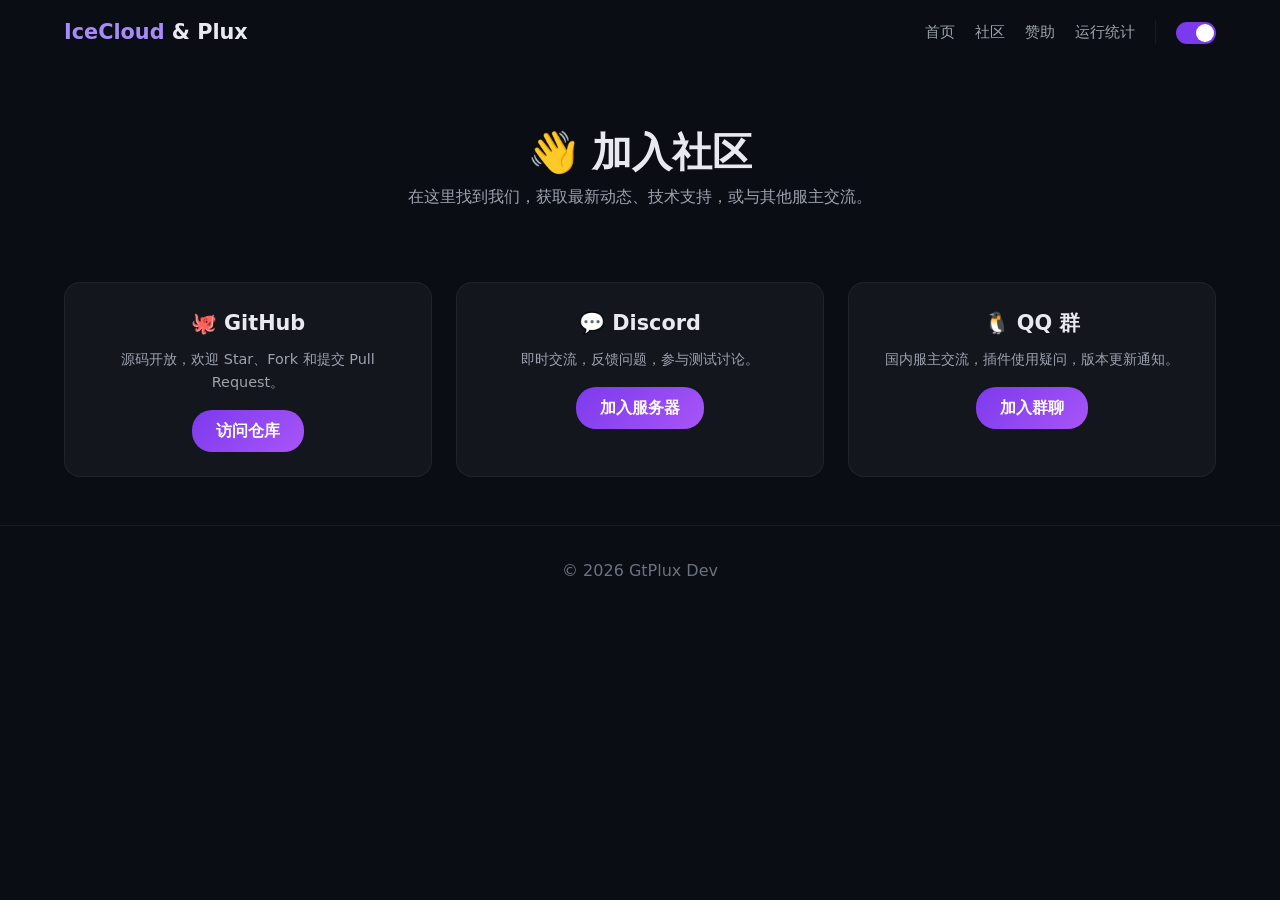
<file: community.html>
<!DOCTYPE html>
<html lang="zh-CN" data-theme="dark">
<head>
    <meta charset="UTF-8">
    <meta name="viewport" content="width=device-width, initial-scale=1.0">
    <title>GtPlux · 社区</title>
    <style>
        /* 复用相同的 CSS 变量、导航栏等样式（与 index.html 相同） */
        :root { --bg-primary:#0b0d15; --bg-secondary:#131620; --bg-card:rgba(255,255,255,0.04); --bg-nav:rgba(11,13,21,0.0); --text-primary:#e8eaf0; --text-secondary:#9ca3af; --text-muted:#6b7280; --border-color:rgba(255,255,255,0.06); --accent:#7c3aed; --accent-light:#a78bfa; --accent-gradient:linear-gradient(135deg,#7c3aed,#a855f7); --shadow:0 4px 24px rgba(0,0,0,0.4); --nav-blur:12px; }
        [data-theme="light"] { --bg-primary:#f8fafc; --bg-secondary:#ffffff; --bg-card:rgba(0,0,0,0.03); --bg-nav:rgba(248,250,252,0.0); --text-primary:#0f172a; --text-secondary:#475569; --text-muted:#94a3b8; --border-color:rgba(0,0,0,0.06); --accent:#7c3aed; --accent-light:#8b5cf6; --shadow:0 4px 24px rgba(0,0,0,0.08); }
        * { margin:0; padding:0; box-sizing:border-box; }
        body { font-family:'Segoe UI',system-ui,sans-serif; background:var(--bg-primary); color:var(--text-primary); line-height:1.6; transition:background 0.3s,color 0.3s; }
        a { color:inherit; text-decoration:none; }
        .container { max-width:1200px; margin:0 auto; padding:0 24px; }
        .navbar { position:fixed; top:0; left:0; right:0; z-index:1000; padding:16px 0; transition:background 0.3s,box-shadow 0.3s,border-color 0.3s; background:var(--bg-nav); border-bottom:1px solid transparent; }
        .navbar.scrolled { background:var(--bg-secondary); border-bottom-color:var(--border-color); box-shadow:0 2px 20px rgba(0,0,0,0.1); }
        [data-theme="light"] .navbar.scrolled { background:rgba(255,255,255,0.85); backdrop-filter:blur(var(--nav-blur)); }
        [data-theme="dark"] .navbar.scrolled { background:rgba(11,13,21,0.85); backdrop-filter:blur(var(--nav-blur)); }
        .navbar .container { display:flex; justify-content:space-between; align-items:center; flex-wrap:wrap; gap:12px; }
        .brand { font-size:1.3rem; font-weight:700; color:var(--text-primary); }
        .brand .highlight { color:var(--accent-light); }
        .nav-links { display:flex; gap:20px; font-size:0.95rem; }
        .nav-links a { color:var(--text-secondary); transition:color 0.2s; }
        .nav-links a:hover { color:var(--text-primary); }
        .nav-divider { width:1px; height:24px; background:var(--border-color); }
        .theme-toggle { display:flex; align-items:center; gap:6px; cursor:pointer; }
        .theme-toggle .toggle-track { width:40px; height:22px; border-radius:30px; background:var(--border-color); position:relative; }
        .theme-toggle .toggle-thumb { width:18px; height:18px; border-radius:50%; background:white; position:absolute; top:2px; left:2px; transition:transform 0.3s; }
        [data-theme="dark"] .theme-toggle .toggle-track { background:var(--accent); }
        [data-theme="dark"] .theme-toggle .toggle-thumb { transform:translateX(18px); }
        .hero { padding:120px 0 40px; text-align:center; }
        .hero h1 { font-size:2.5rem; font-weight:800; }
        .cards { display:grid; grid-template-columns:repeat(auto-fit,minmax(250px,1fr)); gap:24px; margin-top:32px; }
        .card { background:var(--bg-card); border:1px solid var(--border-color); border-radius:16px; padding:24px; text-align:center; transition:all 0.3s; }
        .card:hover { transform:translateY(-4px); border-color:var(--accent); }
        .card h3 { font-size:1.3rem; font-weight:700; margin-bottom:8px; }
        .card p { color:var(--text-secondary); font-size:0.9rem; }
        .card .btn { display:inline-block; margin-top:16px; padding:8px 24px; border-radius:20px; background:var(--accent-gradient); color:#fff; font-weight:600; }
        .footer { padding:32px 0; border-top:1px solid var(--border-color); text-align:center; color:var(--text-muted); margin-top:48px; }
    </style>
</head>
<body>
    <nav class="navbar" id="navbar">
        <div class="container">
            <a href="/" class="brand"><span class="highlight">IceCloud</span>&nbsp;&amp;&nbsp;Plux</a>
            <div class="nav-links">
                <a href="/">首页</a>
                <a href="community">社区</a>
                <a href="sponsor">赞助</a>
                <a href="stats">运行统计</a>
                <span class="nav-divider"></span>
                <div class="theme-toggle" id="themeToggle" role="button" tabindex="0">
                    <span class="toggle-track"><span class="toggle-thumb"></span></span>
                </div>
            </div>
        </div>
    </nav>

    <section class="hero">
        <div class="container">
            <h1>👋 加入社区</h1>
            <p style="color:var(--text-secondary);">在这里找到我们，获取最新动态、技术支持，或与其他服主交流。</p>
        </div>
    </section>

    <div class="container">
        <div class="cards">
            <div class="card">
                <h3>🐙 GitHub</h3>
                <p>源码开放，欢迎 Star、Fork 和提交 Pull Request。</p>
                <a href="https://github.com/IcecloudPlux" target="_blank" class="btn">访问仓库</a>
            </div>
            <div class="card">
                <h3>💬 Discord</h3>
                <p>即时交流，反馈问题，参与测试讨论。</p>
                <a href="https://discord.gg/BJS7KdSG" target="_blank" class="btn">加入服务器</a>
            </div>
            <div class="card">
                <h3>🐧 QQ 群</h3>
                <p>国内服主交流，插件使用疑问，版本更新通知。</p>
                <a href="https://qm.qq.com/q/Kfelqf0iEs" target="_blank" class="btn">加入群聊</a>
            </div>
        </div>
    </div>

    <footer class="footer">
        <p>© 2026 GtPlux Dev</p>
    </footer>

    <script>
        (function(){
            const toggle=document.getElementById('themeToggle');
            const html=document.documentElement;
            html.setAttribute('data-theme', localStorage.getItem('theme')||'dark');
            toggle.addEventListener('click',()=>{
                const next=html.getAttribute('data-theme')==='dark'?'light':'dark';
                html.setAttribute('data-theme',next);
                localStorage.setItem('theme',next);
            });
            const navbar=document.getElementById('navbar');
            window.addEventListener('scroll',()=>navbar.classList.toggle('scrolled',window.pageYOffset>20));
        })();
    </script>
</body>
</html>
</file>
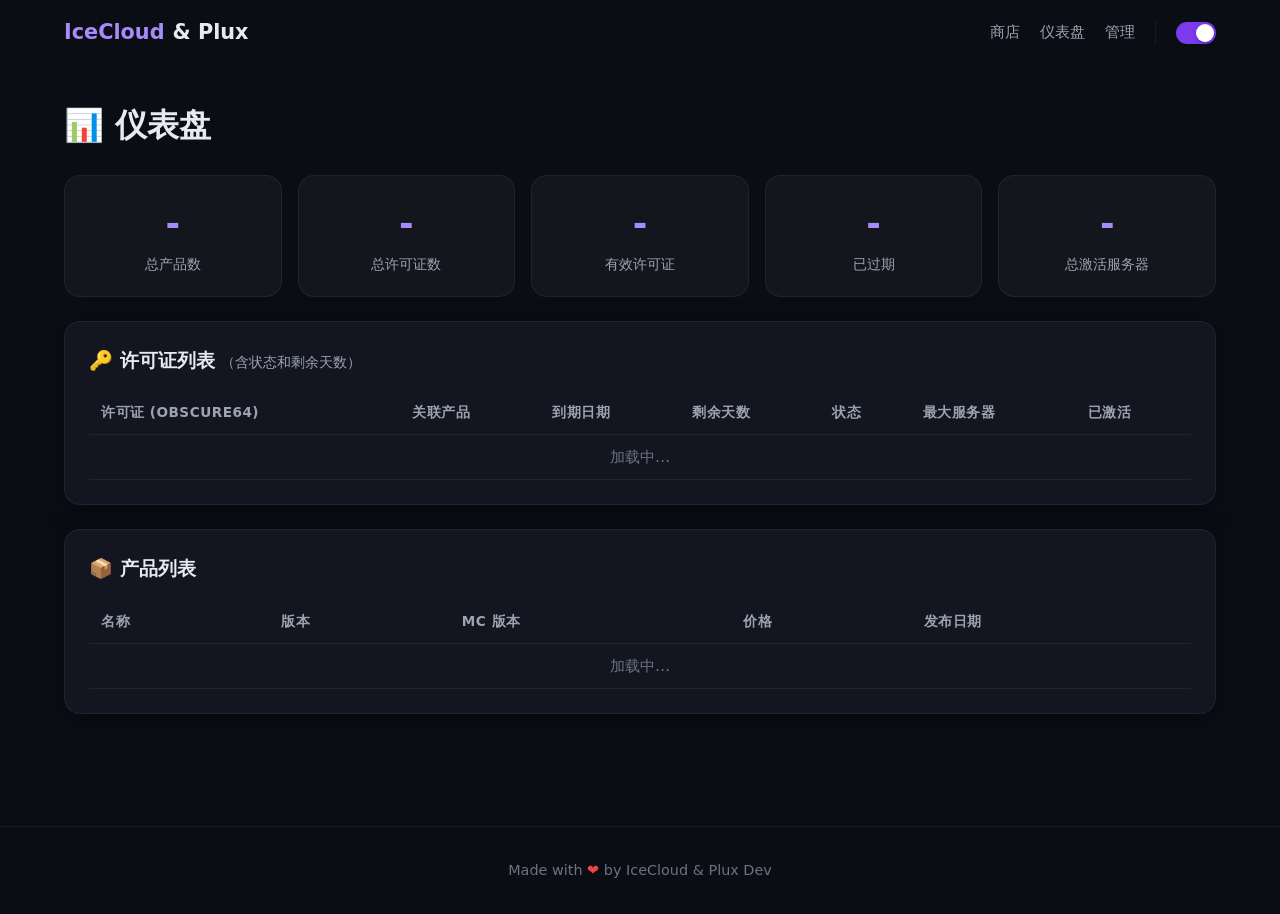
<file: dashboard.html>
<!DOCTYPE html>
<html lang="zh-CN" data-theme="dark">
<head>
    <meta charset="UTF-8">
    <meta name="viewport" content="width=device-width, initial-scale=1.0">
    <title>仪表盘 · GtPlux</title>
    <link rel="stylesheet" href="style.css">
    <style>
        .stats-grid {
            display: grid;
            grid-template-columns: repeat(auto-fit, minmax(180px, 1fr));
            gap: 16px;
            margin-bottom: 24px;
        }
        .stat-card {
            background: var(--bg-card);
            border: 1px solid var(--border-color);
            border-radius: var(--radius);
            padding: 20px;
            text-align: center;
        }
        .stat-card .number {
            font-size: 2.2rem;
            font-weight: 800;
            color: var(--accent-light);
        }
        .stat-card .label {
            color: var(--text-secondary);
            font-size: 0.9rem;
        }
        .license-status {
            display: inline-block;
            padding: 2px 10px;
            border-radius: 20px;
            font-size: 0.75rem;
            font-weight: 600;
        }
        .status-valid { background: rgba(34,197,94,0.2); color: #22c55e; }
        .status-expired { background: rgba(239,68,68,0.2); color: #ef4444; }
        .status-expiring { background: rgba(234,179,8,0.2); color: #eab308; }
        .progress-bar {
            width: 100%;
            height: 6px;
            background: var(--bg-input);
            border-radius: 4px;
            margin: 6px 0;
        }
        .progress-fill {
            height: 100%;
            border-radius: 4px;
            background: var(--accent-gradient);
            transition: width 0.5s;
        }
        .table-wrap {
            margin-top: 12px;
        }
    </style>
</head>
<body>

    <nav class="navbar" id="navbar">
        <div class="container">
            <a href="/shop.html" class="brand"><span class="highlight">IceCloud</span> &amp; Plux</a>
            <div class="nav-links">
                <a href="/shop.html">商店</a>
                <a href="/dashboard.html">仪表盘</a>
                <a href="/admin.html">管理</a>
                <span class="nav-divider"></span>
                <div class="theme-toggle" id="themeToggle" role="button" tabindex="0" aria-label="切换主题">
                    <span class="toggle-track"><span class="toggle-thumb"></span></span>
                </div>
            </div>
        </div>
    </nav>

    <section class="container" style="padding-top: 100px; padding-bottom: 40px;">
        <h1 style="font-size: 2rem; font-weight: 800; margin-bottom: 24px;">📊 仪表盘</h1>

        <!-- 统计卡片 -->
        <div class="stats-grid" id="statsGrid">
            <div class="stat-card"><div class="number" id="totalProducts">-</div><div class="label">总产品数</div></div>
            <div class="stat-card"><div class="number" id="totalLicenses">-</div><div class="label">总许可证数</div></div>
            <div class="stat-card"><div class="number" id="validLicenses">-</div><div class="label">有效许可证</div></div>
            <div class="stat-card"><div class="number" id="expiredLicenses">-</div><div class="label">已过期</div></div>
            <div class="stat-card"><div class="number" id="activeServers">-</div><div class="label">总激活服务器</div></div>
        </div>

        <!-- 许可证列表（增强版） -->
        <div class="card">
            <div class="card-title">🔑 许可证列表 <span style="font-weight:normal; font-size:0.9rem; color:var(--text-secondary);">（含状态和剩余天数）</span></div>
            <div class="table-wrap">
                <table>
                    <thead>
                        <tr>
                            <th>许可证 (Obscure64)</th>
                            <th>关联产品</th>
                            <th>到期日期</th>
                            <th>剩余天数</th>
                            <th>状态</th>
                            <th>最大服务器</th>
                            <th>已激活</th>
                        </tr>
                    </thead>
                    <tbody id="licenseTableBody">
                        <tr><td colspan="7" style="text-align:center; color:var(--text-muted);">加载中…</td></tr>
                    </tbody>
                </table>
            </div>
        </div>

        <!-- 产品列表（简洁） -->
        <div class="card">
            <div class="card-title">📦 产品列表</div>
            <div class="table-wrap">
                <table>
                    <thead>
                        <tr>
                            <th>名称</th>
                            <th>版本</th>
                            <th>MC 版本</th>
                            <th>价格</th>
                            <th>发布日期</th>
                        </tr>
                    </thead>
                    <tbody id="productTableBody">
                        <tr><td colspan="5" style="text-align:center; color:var(--text-muted);">加载中…</td></tr>
                    </tbody>
                </table>
            </div>
        </div>
    </section>

    <footer class="footer">
        <div class="container">
            <p>Made with <span class="heart">❤️</span> by IceCloud &amp; Plux Dev</p>
        </div>
    </footer>

    <script src="js/common.js"></script>
    <script>
        initTheme();
        initNavbarScroll();
        document.getElementById('themeToggle').addEventListener('click', toggleTheme);

        async function loadDashboard() {
            const products = await loadData('products');
            const licenses = await loadData('licenses');

            // 统计
            const totalProducts = products ? products.length : 0;
            const totalLicenses = licenses ? licenses.length : 0;
            let validCount = 0, expiredCount = 0, totalServers = 0;
            const today = new Date();
            today.setHours(0,0,0,0);

            if (licenses) {
                licenses.forEach(l => {
                    const expiry = new Date(l.expiry_date);
                    expiry.setHours(0,0,0,0);
                    if (expiry >= today) validCount++;
                    else expiredCount++;
                    totalServers += (l.activated_servers || []).length;
                });
            }

            document.getElementById('totalProducts').textContent = totalProducts;
            document.getElementById('totalLicenses').textContent = totalLicenses;
            document.getElementById('validLicenses').textContent = validCount;
            document.getElementById('expiredLicenses').textContent = expiredCount;
            document.getElementById('activeServers').textContent = totalServers;

            // 渲染许可证表格
            const licenseBody = document.getElementById('licenseTableBody');
            if (!licenses || licenses.length === 0) {
                licenseBody.innerHTML = `<tr><td colspan="7" style="text-align:center; color:var(--text-muted);">暂无许可证</td></tr>`;
            } else {
                licenseBody.innerHTML = licenses.map(l => {
                    const product = products ? products.find(p => p.id === l.product_id) : null;
                    const productName = product ? product.name : '未知产品';
                    const expiry = new Date(l.expiry_date);
                    expiry.setHours(0,0,0,0);
                    const diffDays = Math.ceil((expiry - today) / (1000*60*60*24));
                    let statusClass, statusText;
                    if (diffDays < 0) {
                        statusClass = 'status-expired';
                        statusText = '已过期';
                    } else if (diffDays <= 7) {
                        statusClass = 'status-expiring';
                        statusText = '即将过期 (' + diffDays + '天)';
                    } else {
                        statusClass = 'status-valid';
                        statusText = '有效 (' + diffDays + '天)';
                    }
                    const maxDays = 365;
                    const progress = Math.min(100, Math.max(0, (diffDays / maxDays) * 100));
                    return `
                        <tr>
                            <td><code>${escapeHtml(l.license_key)}</code></td>
                            <td>${escapeHtml(productName)}</td>
                            <td>${escapeHtml(l.expiry_date)}</td>
                            <td>
                                <span style="font-weight:600;">${diffDays >= 0 ? diffDays : '已过期'}</span>
                                <div class="progress-bar"><div class="progress-fill" style="width:${progress}%;"></div></div>
                            </td>
                            <td><span class="license-status ${statusClass}">${statusText}</span></td>
                            <td>${l.max_servers}</td>
                            <td>${(l.activated_servers || []).length}</td>
                        </tr>
                    `;
                }).join('');
            }

            // 渲染产品表格
            const productBody = document.getElementById('productTableBody');
            if (!products || products.length === 0) {
                productBody.innerHTML = `<tr><td colspan="5" style="text-align:center; color:var(--text-muted);">暂无产品</td></tr>`;
            } else {
                productBody.innerHTML = products.map(p => `
                    <tr>
                        <td>${escapeHtml(p.name)}</td>
                        <td>${escapeHtml(p.version)}</td>
                        <td>${escapeHtml(p.mc_version)}</td>
                        <td>¥${Number(p.price).toFixed(2)}</td>
                        <td>${escapeHtml(p.date)}</td>
                    </tr>
                `).join('');
            }
        }

        function escapeHtml(text) {
            if (!text) return '';
            const div = document.createElement('div');
            div.textContent = text;
            return div.innerHTML;
        }

        loadDashboard();
    </script>
</body>
</html>
</file>
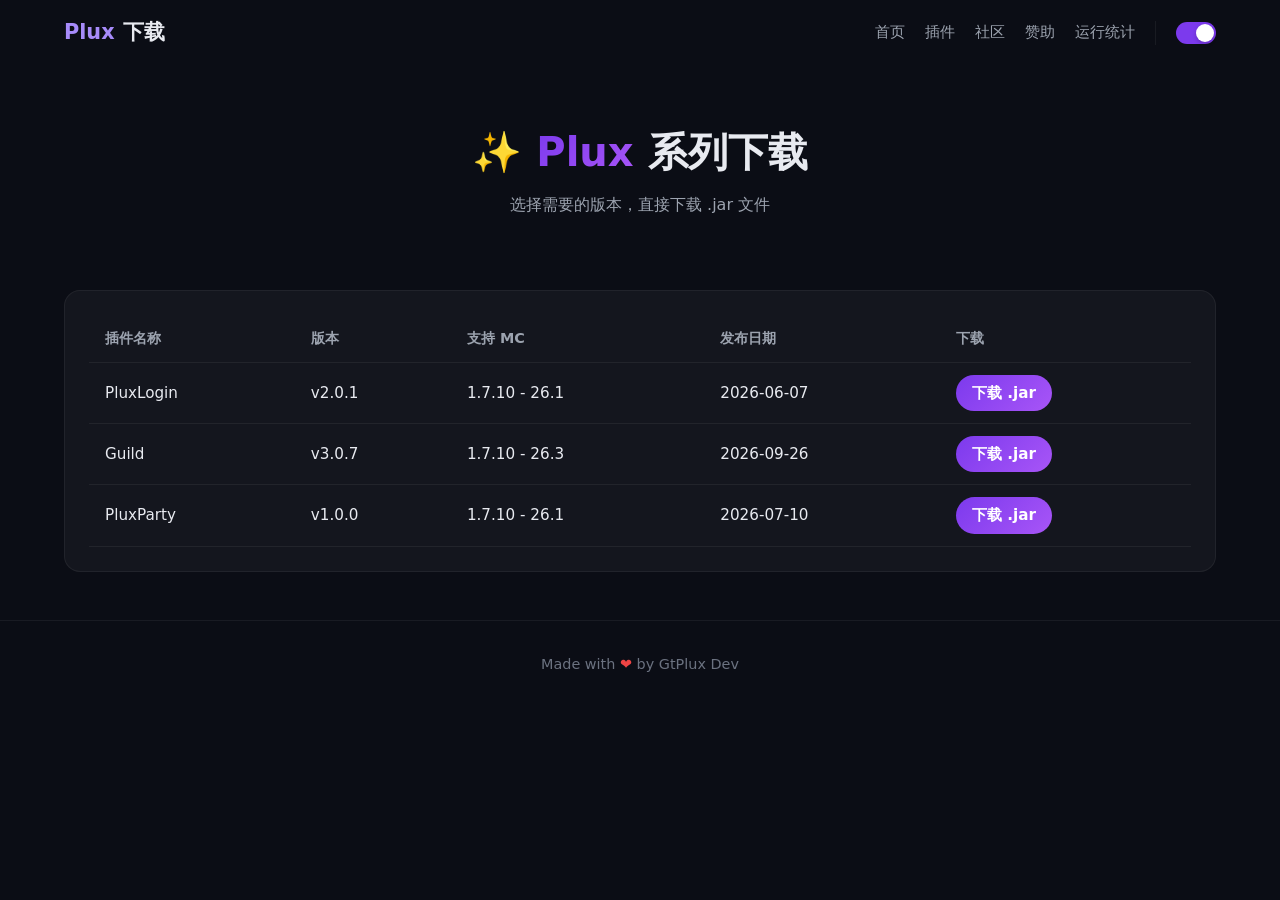
<file: plux-download.html>
<!DOCTYPE html>
<html lang="zh-CN" data-theme="dark">
<head>
    <meta charset="UTF-8">
    <meta name="viewport" content="width=device-width, initial-scale=1.0">
    <title>Plux 系列 · 下载</title>
    <style>
        :root {
            --bg-primary: #0b0d15;
            --bg-secondary: #131620;
            --bg-card: rgba(255,255,255,0.04);
            --bg-nav: rgba(11,13,21,0.0);
            --text-primary: #e8eaf0;
            --text-secondary: #9ca3af;
            --text-muted: #6b7280;
            --border-color: rgba(255,255,255,0.06);
            --accent: #7c3aed;
            --accent-light: #a78bfa;
            --accent-gradient: linear-gradient(135deg, #7c3aed, #a855f7);
            --shadow: 0 4px 24px rgba(0,0,0,0.4);
            --nav-blur: 12px;
        }

        [data-theme="light"] {
            --bg-primary: #f8fafc;
            --bg-secondary: #ffffff;
            --bg-card: rgba(0,0,0,0.03);
            --bg-nav: rgba(248,250,252,0.0);
            --text-primary: #0f172a;
            --text-secondary: #475569;
            --text-muted: #94a3b8;
            --border-color: rgba(0,0,0,0.06);
            --accent: #7c3aed;
            --accent-light: #8b5cf6;
            --shadow: 0 4px 24px rgba(0,0,0,0.08);
        }

        * { margin:0; padding:0; box-sizing:border-box; }
        body {
            font-family: 'Segoe UI', system-ui, -apple-system, sans-serif;
            background: var(--bg-primary);
            color: var(--text-primary);
            line-height: 1.6;
            transition: background 0.3s, color 0.3s;
        }
        a { color:inherit; text-decoration:none; }
        .container { max-width:1200px; margin:0 auto; padding:0 24px; }

        .navbar {
            position: fixed; top:0; left:0; right:0; z-index:1000;
            padding:16px 0;
            transition: background 0.3s, box-shadow 0.3s, border-color 0.3s;
            background: var(--bg-nav);
            border-bottom: 1px solid transparent;
        }
        .navbar.scrolled {
            background: var(--bg-secondary);
            border-bottom-color: var(--border-color);
            box-shadow:0 2px 20px rgba(0,0,0,0.1);
        }
        [data-theme="light"] .navbar.scrolled { background: rgba(255,255,255,0.85); backdrop-filter: blur(var(--nav-blur)); }
        [data-theme="dark"] .navbar.scrolled { background: rgba(11,13,21,0.85); backdrop-filter: blur(var(--nav-blur)); }
        .navbar .container { display:flex; justify-content:space-between; align-items:center; flex-wrap:wrap; gap:12px; }
        .brand { font-size:1.3rem; font-weight:700; color:var(--text-primary); display:flex; align-items:center; gap:8px; }
        .brand .highlight { color:var(--accent-light); }
        .nav-links { display:flex; align-items:center; gap:20px; font-size:0.95rem; flex-wrap:wrap; }
        .nav-links a { color:var(--text-secondary); transition:color 0.2s; font-weight:500; }
        .nav-links a:hover { color:var(--text-primary); }
        .nav-divider { width:1px; height:24px; background:var(--border-color); }
        .theme-toggle { display:flex; align-items:center; gap:6px; cursor:pointer; user-select:none; font-size:0.9rem; color:var(--text-secondary); }
        .theme-toggle .toggle-track { width:40px; height:22px; border-radius:30px; background:var(--border-color); position:relative; transition:background 0.3s; flex-shrink:0; }
        .theme-toggle .toggle-thumb { width:18px; height:18px; border-radius:50%; background:white; position:absolute; top:2px; left:2px; transition:transform 0.3s, background 0.3s; box-shadow:0 2px 4px rgba(0,0,0,0.2); }
        [data-theme="dark"] .theme-toggle .toggle-track { background:var(--accent); }
        [data-theme="dark"] .theme-toggle .toggle-thumb { transform:translateX(18px); background:#fff; }

        .hero { padding:120px 0 40px; text-align:center; }
        .hero h1 { font-size:2.5rem; font-weight:800; }
        .hero .highlight { background:var(--accent-gradient); -webkit-background-clip:text; -webkit-text-fill-color:transparent; background-clip:text; }
        .hero p { color:var(--text-secondary); margin-top:8px; }

        .download-container { background:var(--bg-card); border-radius:16px; padding:24px; border:1px solid var(--border-color); overflow-x:auto; margin-top:32px; }
        table { width:100%; border-collapse:collapse; }
        th, td { padding:12px 16px; text-align:left; border-bottom:1px solid var(--border-color); }
        th { color:var(--text-secondary); font-weight:600; font-size:0.9rem; }
        td { color:var(--text-primary); font-size:0.95rem; }
        .btn-download { background:var(--accent-gradient); color:#fff; padding:6px 16px; border-radius:20px; font-weight:600; display:inline-block; transition:all 0.2s; }
        .btn-download:hover { transform:scale(1.05); box-shadow:0 4px 16px rgba(124,58,237,0.4); }
        .status-msg { text-align:center; padding:20px; color:var(--text-muted); }
        .footer { padding:32px 0; border-top:1px solid var(--border-color); text-align:center; color:var(--text-muted); font-size:0.9rem; margin-top:48px; }
        @media (max-width:768px) {
            .navbar .container { flex-direction:column; align-items:stretch; }
            .nav-links { justify-content:center; }
            .hero h1 { font-size:1.8rem; }
        }
    </style>
</head>
<body>
    <nav class="navbar" id="navbar">
        <div class="container">
            <a href="/" class="brand"><span class="highlight">Plux</span> 下载</a>
            <div class="nav-links">
                <a href="/">首页</a>
                <a href="#plugins">插件</a>
                <a href="community">社区</a>
                <a href="sponsor">赞助</a>
                <a href="stats">运行统计</a>
                <span class="nav-divider"></span>
                <div class="theme-toggle" id="themeToggle" role="button" tabindex="0" aria-label="切换主题">
                    <span class="toggle-track"><span class="toggle-thumb"></span></span>
                </div>
            </div>
        </div>
    </nav>

    <section class="hero">
        <div class="container">
            <h1>✨ <span class="highlight">Plux</span> 系列下载</h1>
            <p>选择需要的版本，直接下载 .jar 文件</p>
        </div>
    </section>

    <div class="container">
        <div class="download-container">
            <table>
                <thead>
                    <tr><th>插件名称</th><th>版本</th><th>支持 MC</th><th>发布日期</th><th>下载</th></tr>
                </thead>
                <tbody id="plugin-table-body">
                    <!-- 动态加载 -->
                </tbody>
            </table>
            <div id="status-message" class="status-msg">加载中…</div>
        </div>
    </div>

    <footer class="footer">
        <p>Made with <span style="color:#ef4444;">❤️</span> by GtPlux Dev</p>
    </footer>

    <script>
        (function() {
            // 主题切换
            const toggle = document.getElementById('themeToggle');
            const html = document.documentElement;
            html.setAttribute('data-theme', localStorage.getItem('theme') || 'dark');
            toggle.addEventListener('click', () => {
                const next = html.getAttribute('data-theme') === 'dark' ? 'light' : 'dark';
                html.setAttribute('data-theme', next);
                localStorage.setItem('theme', next);
            });
            toggle.addEventListener('keydown', (e) => {
                if (e.key === 'Enter' || e.key === ' ') { e.preventDefault(); toggle.click(); }
            });

            // 导航栏滚动效果
            const navbar = document.getElementById('navbar');
            window.addEventListener('scroll', () => {
                navbar.classList.toggle('scrolled', window.pageYOffset > 20);
            });

            // 动态加载插件数据
            const tbody = document.getElementById('plugin-table-body');
            const statusMsg = document.getElementById('status-message');

            fetch('/_data/plux_plugins.json')
                .then(response => {
                    if (!response.ok) throw new Error('数据加载失败');
                    return response.json();
                })
                .then(data => {
                    statusMsg.style.display = 'none';
                    if (!Array.isArray(data) || data.length === 0) {
                        statusMsg.textContent = '暂无插件数据。';
                        statusMsg.style.display = 'block';
                        return;
                    }
                    data.forEach(plugin => {
                        const row = document.createElement('tr');
                        row.innerHTML = `
                            <td>${escapeHtml(plugin.title)}</td>
                            <td>${escapeHtml(plugin.version)}</td>
                            <td>${escapeHtml(plugin.mc_version)}</td>
                            <td>${escapeHtml(plugin.date)}</td>
                            <td><a href="${escapeHtml(plugin.download_url)}" class="btn-download" target="_blank">下载 .jar</a></td>
                        `;
                        tbody.appendChild(row);
                    });
                })
                .catch(err => {
                    console.error(err);
                    statusMsg.textContent = '无法加载插件列表，请稍后刷新重试。';
                    statusMsg.style.display = 'block';
                });

            function escapeHtml(text) {
                if (!text) return '';
                return String(text)
                    .replace(/&/g, '&amp;')
                    .replace(/</g, '&lt;')
                    .replace(/>/g, '&gt;')
                    .replace(/"/g, '&quot;')
                    .replace(/'/g, '&#039;');
            }
        })();
    </script>
</body>
</html>
</file>
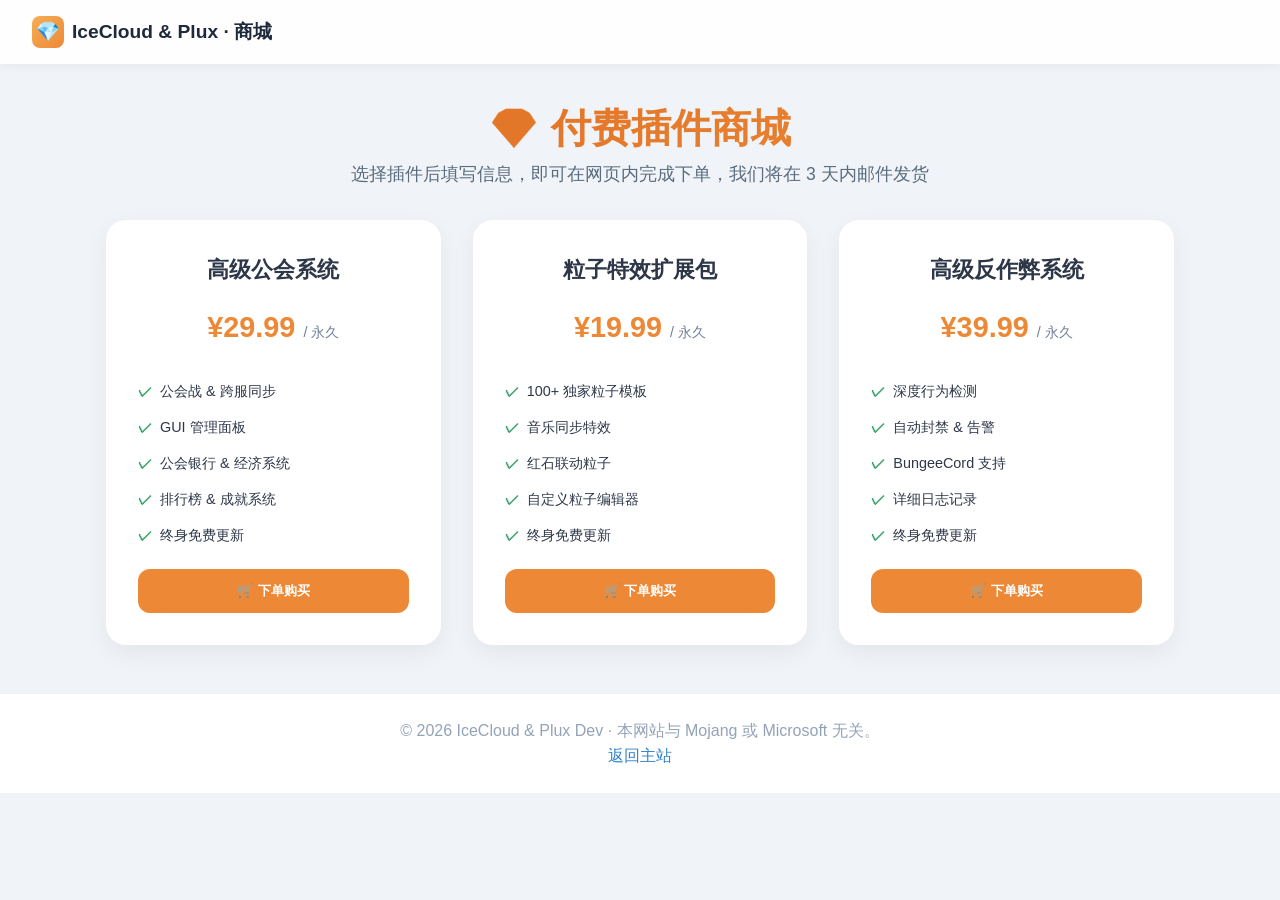
<file: premium.html>
<!DOCTYPE html>
<html lang="zh-CN">
<head>
  <meta charset="UTF-8">
  <meta name="viewport" content="width=device-width, initial-scale=1.0">
  <title>IceCloud & Plux · 付费插件商城</title>
  <style>
    * { margin: 0; padding: 0; box-sizing: border-box; }
    body { font-family: 'Inter', -apple-system, BlinkMacSystemFont, sans-serif; background: #f0f4f8; color: #2d3748; line-height: 1.6; }
    header { background: rgba(255,255,255,0.9); backdrop-filter: blur(10px); padding: 1rem 2rem; display: flex; justify-content: space-between; align-items: center; box-shadow: 0 2px 10px rgba(0,0,0,0.05); }
    .logo { font-weight: 700; font-size: 1.2rem; color: #1e293b; text-decoration: none; display: flex; align-items: center; gap: 0.5rem; }
    .logo-icon { width: 32px; height: 32px; background: linear-gradient(135deg, #f6ad55, #ed8936); border-radius: 8px; display: flex; align-items: center; justify-content: center; color: white; }
    .container { max-width: 1100px; margin: 2rem auto; padding: 0 1rem; }
    .hero { text-align: center; margin-bottom: 2rem; }
    .hero h1 { font-size: 2.5rem; font-weight: 800; background: linear-gradient(135deg, #dd6b20, #ed8936); -webkit-background-clip: text; -webkit-text-fill-color: transparent; background-clip: text; }
    .hero p { color: #5a6c7d; font-size: 1.1rem; }
    .product-grid { display: grid; grid-template-columns: repeat(auto-fit, minmax(280px, 1fr)); gap: 2rem; margin: 2rem 0; }
    .product-card { background: white; border-radius: 20px; padding: 2rem; box-shadow: 0 8px 24px rgba(0,0,0,0.06); text-align: center; display: flex; flex-direction: column; }
    .product-card h3 { font-size: 1.4rem; margin-bottom: 0.5rem; }
    .price { font-size: 1.8rem; font-weight: 700; color: #ed8936; margin: 0.5rem 0; }
    .price span { font-size: 0.9rem; color: #718096; font-weight: 400; }
    .features { list-style: none; margin: 1rem 0; text-align: left; }
    .features li { padding: 0.4rem 0; font-size: 0.9rem; display: flex; align-items: center; gap: 0.5rem; }
    .features li::before { content: "✓"; color: #38a169; font-weight: bold; }
    .btn-buy { margin-top: auto; padding: 0.8rem; background: #ed8936; color: white; border: none; border-radius: 12px; font-weight: 600; cursor: pointer; width: 100%; }
    .btn-buy:hover { background: #dd6b20; }

    /* 订单表单弹窗 */
    .modal { display: none; position: fixed; top: 0; left: 0; width: 100%; height: 100%; background: rgba(0,0,0,0.5); justify-content: center; align-items: center; z-index: 1000; }
    .modal-content { background: white; padding: 2rem; border-radius: 16px; max-width: 400px; width: 90%; }
    .modal-content h3 { margin-bottom: 1rem; }
    .modal-content input, .modal-content textarea { width: 100%; padding: 0.7rem; margin: 0.5rem 0; border: 1px solid #e2e8f0; border-radius: 8px; font-size: 0.9rem; }
    .modal-buttons { display: flex; gap: 1rem; justify-content: center; margin-top: 1rem; }
    .modal-buttons button { padding: 0.6rem 1.5rem; border-radius: 8px; border: none; font-weight: 600; cursor: pointer; }
    .success-msg { color: #16a34a; font-weight: 600; margin-top: 1rem; display: none; }
    footer { text-align: center; margin-top: 3rem; padding: 1.5rem; color: #94a3b8; background: white; border-top: 1px solid #edf2f7; }
    footer a { color: #3182ce; text-decoration: none; margin: 0 0.5rem; }
  </style>
</head>
<body>
  <header>
    <a href="index" class="logo">
      <div class="logo-icon">💎</div>
      IceCloud & Plux · 商城
    </a>
  </header>

  <div class="container">
    <div class="hero">
      <h1>💎 付费插件商城</h1>
      <p>选择插件后填写信息，即可在网页内完成下单，我们将在 3 天内邮件发货</p>
    </div>
    <div class="product-grid" id="productList"></div>
  </div>

  <!-- 订单填写弹窗 -->
  <div class="modal" id="orderModal">
    <div class="modal-content">
      <h3>📧 提交订单</h3>
      <p id="orderProductName" style="font-weight:600;"></p>
      <input type="text" id="mcUsername" placeholder="正版用户名（必填）" required>
      <input type="email" id="email" placeholder="联系邮箱（必填）" required>
      <input type="text" id="qq" placeholder="QQ/电话（必填）" required>
      <textarea id="notes" placeholder="备注 / 特殊需求（选填）" rows="3"></textarea>
      <div class="modal-buttons">
        <button onclick="closeModal()" style="background:#cbd5e0; color:#1e293b;">取消</button>
        <button id="submitOrderBtn" style="background:#ed8936; color:white;">提交订单</button>
      </div>
      <div class="success-msg" id="successMsg">✅ 订单已提交！我们将在 3 天内联系您。</div>
    </div>
  </div>

  <footer>
    <p>© 2026 IceCloud & Plux Dev · 本网站与 Mojang 或 Microsoft 无关。</p>
    <p><a href="index">返回主站</a></p>
  </footer>

  <script>
    (function() {
      const FORM_ID = 'mrewroaw';  // 你的 Formspree Form ID
      const FORM_URL = `https://formspree.io/f/${FORM_ID}`;

      const products = [
        { id: 'guild-pro', name: '高级公会系统', price: 29.99, features: ['公会战 & 跨服同步', 'GUI 管理面板', '公会银行 & 经济系统', '排行榜 & 成就系统', '终身免费更新'] },
        { id: 'particle-pack', name: '粒子特效扩展包', price: 19.99, features: ['100+ 独家粒子模板', '音乐同步特效', '红石联动粒子', '自定义粒子编辑器', '终身免费更新'] },
        { id: 'anti-cheat', name: '高级反作弊系统', price: 39.99, features: ['深度行为检测', '自动封禁 & 告警', 'BungeeCord 支持', '详细日志记录', '终身免费更新'] }
      ];

      // 渲染产品卡片
      const grid = document.getElementById('productList');
      products.forEach(p => {
        const card = document.createElement('div');
        card.className = 'product-card';
        card.innerHTML = `
          <h3>${p.name}</h3>
          <div class="price">¥${p.price.toFixed(2)} <span>/ 永久</span></div>
          <ul class="features">${p.features.map(f => `<li>${f}</li>`).join('')}</ul>
          <button class="btn-buy" onclick="openOrder('${p.name}', ${p.price})">🛒 下单购买</button>
        `;
        grid.appendChild(card);
      });

      // 弹窗相关元素
      const modal = document.getElementById('orderModal');
      const orderProductName = document.getElementById('orderProductName');
      const mcUsernameInput = document.getElementById('mcUsername');
      const emailInput = document.getElementById('email');
      const qqInput = document.getElementById('qq');
      const notesInput = document.getElementById('notes');
      const submitBtn = document.getElementById('submitOrderBtn');
      const successMsg = document.getElementById('successMsg');

      window.openOrder = function(productName, price) {
        orderProductName.textContent = `${productName} - ¥${price.toFixed(2)}`;
        // 清空表单
        mcUsernameInput.value = '';
        emailInput.value = '';
        qqInput.value = '';
        notesInput.value = '';
        successMsg.style.display = 'none';
        submitBtn.disabled = false;
        submitBtn.style.display = 'inline-block';
        modal.style.display = 'flex';
      };

      window.closeModal = function() {
        modal.style.display = 'none';
      };

      // 提交订单
      submitBtn.addEventListener('click', async () => {
        const username = mcUsernameInput.value.trim();
        const email = emailInput.value.trim();
        const qq = qqInput.value.trim();
        if (!username || !email || !qq) {
          alert('请填写正版用户名、联系邮箱以及QQ/电话');
          return;
        }

        submitBtn.disabled = true;
        submitBtn.textContent = '提交中...';

        const formData = new FormData();
        formData.append('产品', orderProductName.textContent);
        formData.append('Minecraft用户名', username);
        formData.append('联系邮箱', email);
        formData.append('QQ电话', qq);
        formData.append('备注', notesInput.value.trim());

        try {
          const response = await fetch(FORM_URL, {
            method: 'POST',
            body: formData,
            headers: { 'Accept': 'application/json' }
          });
          if (response.ok) {
            successMsg.style.display = 'block';
            submitBtn.style.display = 'none';
            setTimeout(() => closeModal(), 3000);
          } else {
            alert('提交失败，请稍后重试或直接发送邮件至 3607483986@qq.com');
          }
        } catch (error) {
          alert('网络错误，请稍后重试');
        } finally {
          submitBtn.disabled = false;
          submitBtn.textContent = '提交订单';
        }
      });

      // 点击遮罩关闭
      window.addEventListener('click', (e) => {
        if (e.target === modal) closeModal();
      });
    })();
  </script>
</body>
</html>
</file>
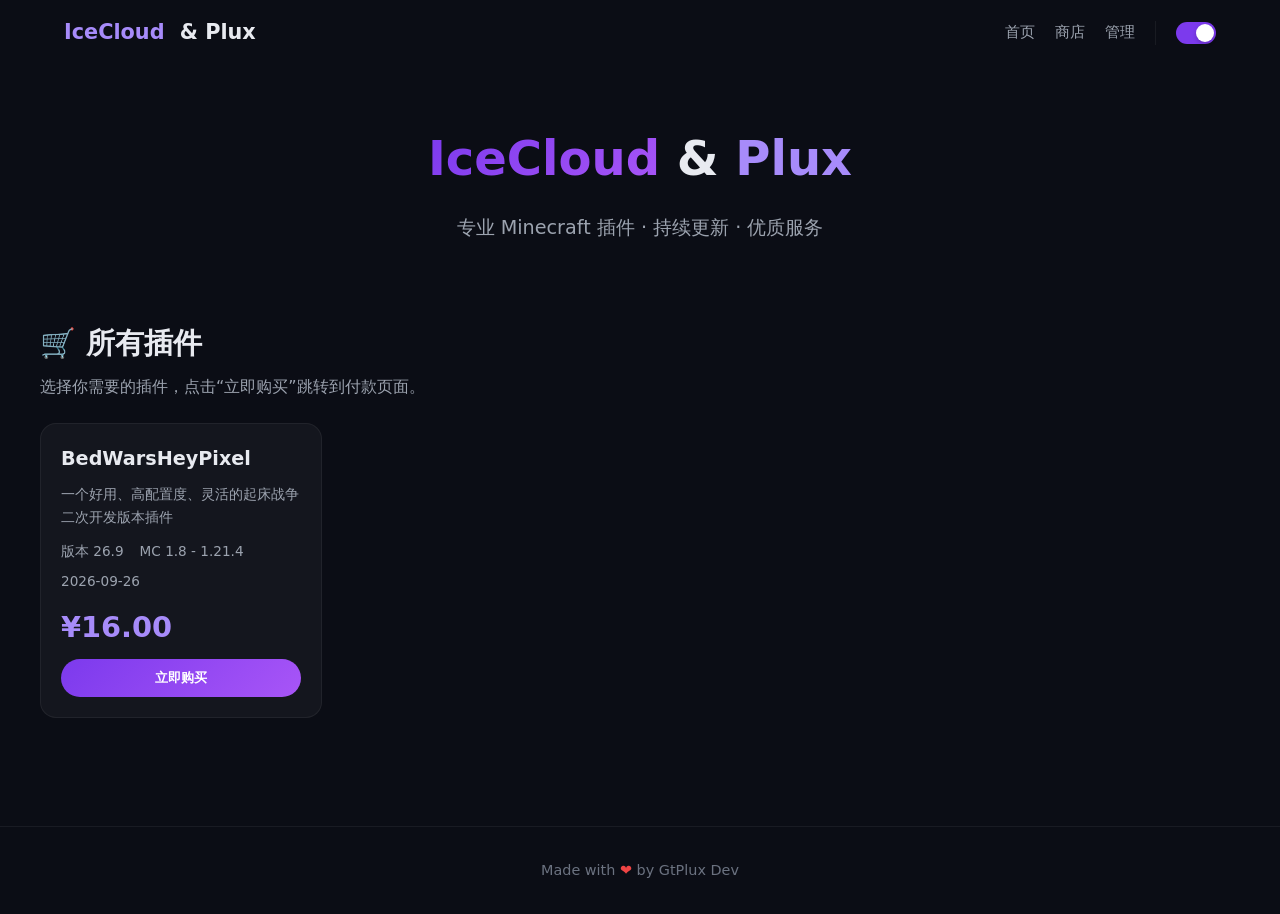
<file: shop.html>
<!DOCTYPE html>
<html lang="zh-CN" data-theme="dark">
<head>
    <meta charset="UTF-8">
    <meta name="viewport" content="width=device-width, initial-scale=1.0">
    <title>GtPlux · 插件商店</title>
    <link rel="stylesheet" href="style.css">
    <style>
        /* ===== CSS 变量（与全站风格一致） ===== */
        :root {
            --bg-primary: #0b0d15;
            --bg-secondary: #131620;
            --bg-card: rgba(255,255,255,0.04);
            --bg-nav: rgba(11,13,21,0.0);
            --text-primary: #e8eaf0;
            --text-secondary: #9ca3af;
            --text-muted: #6b7280;
            --border-color: rgba(255,255,255,0.06);
            --accent: #7c3aed;
            --accent-light: #a78bfa;
            --accent-gradient: linear-gradient(135deg, #7c3aed, #a855f7);
            --shadow: 0 4px 24px rgba(0,0,0,0.4);
            --shadow-hover: 0 8px 32px rgba(124,58,237,0.35);
            --radius: 16px;
            --transition: 0.25s ease;
            --nav-blur: 12px;
        }

        [data-theme="light"] {
            --bg-primary: #f8fafc;
            --bg-secondary: #ffffff;
            --bg-card: rgba(0,0,0,0.03);
            --bg-nav: rgba(248,250,252,0.0);
            --text-primary: #0f172a;
            --text-secondary: #475569;
            --text-muted: #94a3b8;
            --border-color: rgba(0,0,0,0.06);
            --accent: #7c3aed;
            --accent-light: #8b5cf6;
            --shadow: 0 4px 24px rgba(0,0,0,0.08);
            --shadow-hover: 0 8px 32px rgba(124,58,237,0.2);
        }

        /* ===== 产品网格 ===== */
        .product-grid {
            display: grid;
            grid-template-columns: repeat(auto-fill, minmax(280px, 1fr));
            gap: 24px;
            margin-top: 20px;
        }
        .product-card {
            display: flex;
            flex-direction: column;
            background: var(--bg-card);
            border: 1px solid var(--border-color);
            border-radius: var(--radius);
            padding: 20px;
            transition: all var(--transition);
        }
        .product-card:hover {
            border-color: var(--accent);
            transform: translateY(-4px);
            box-shadow: var(--shadow-hover);
        }
        .product-card h3 {
            font-size: 1.2rem;
            font-weight: 700;
        }
        .product-card .desc {
            color: var(--text-secondary);
            font-size: 0.9rem;
            flex: 1;
            margin: 8px 0;
        }
        .product-card .meta {
            display: flex;
            flex-wrap: wrap;
            gap: 8px 16px;
            font-size: 0.85rem;
            color: var(--text-secondary);
            margin: 4px 0;
        }
        .product-card .price {
            font-size: 1.8rem;
            font-weight: 800;
            color: var(--accent-light);
            margin: 8px 0;
        }
        .product-card .btn-buy {
            width: 100%;
            padding: 10px;
            border: none;
            border-radius: 30px;
            background: var(--accent-gradient);
            color: #fff;
            font-weight: 700;
            cursor: pointer;
            transition: all var(--transition);
        }
        .product-card .btn-buy:hover {
            transform: scale(1.02);
            box-shadow: 0 4px 16px rgba(124, 58, 237, 0.4);
        }
        .product-card .btn-buy:disabled {
            opacity: 0.5;
            cursor: not-allowed;
            transform: none;
        }

        /* ===== 加载状态 ===== */
        .loading-box {
            grid-column: 1 / -1;
            text-align: center;
            color: var(--text-muted);
            padding: 40px 0;
        }
        .loading-spinner {
            display: inline-block;
            width: 28px;
            height: 28px;
            border: 3px solid var(--border-color);
            border-top-color: var(--accent);
            border-radius: 50%;
            animation: spin 0.8s linear infinite;
            margin-bottom: 12px;
        }
        @keyframes spin { to { transform: rotate(360deg); } }

        /* ===== 导航栏（与 style.css 中的 .navbar 配合） ===== */
        .navbar {
            position: fixed; top: 0; left: 0; right: 0; z-index: 1000;
            padding: 16px 0;
            transition: background 0.3s, box-shadow 0.3s, border-color 0.3s;
            background: var(--bg-nav);
            border-bottom: 1px solid transparent;
        }
        .navbar.scrolled {
            background: var(--bg-secondary);
            border-bottom-color: var(--border-color);
            box-shadow: 0 2px 20px rgba(0,0,0,0.1);
        }
        [data-theme="light"] .navbar.scrolled { background: rgba(255,255,255,0.85); backdrop-filter: blur(var(--nav-blur)); }
        [data-theme="dark"] .navbar.scrolled { background: rgba(11,13,21,0.85); backdrop-filter: blur(var(--nav-blur)); }
        .navbar .container { display: flex; justify-content: space-between; align-items: center; flex-wrap: wrap; gap: 12px; }
        .brand { font-size: 1.3rem; font-weight: 700; color: var(--text-primary); text-decoration: none; }
        .brand .highlight { color: var(--accent-light); }
        .nav-links { display: flex; align-items: center; gap: 20px; font-size: 0.95rem; flex-wrap: wrap; }
        .nav-links a { color: var(--text-secondary); text-decoration: none; font-weight: 500; transition: color 0.2s; }
        .nav-links a:hover { color: var(--text-primary); }
        .nav-divider { width: 1px; height: 24px; background: var(--border-color); }

        /* 主题切换开关 */
        .theme-toggle { display: flex; align-items: center; gap: 6px; cursor: pointer; user-select: none; }
        .theme-toggle .toggle-track {
            width: 40px; height: 22px; border-radius: 30px;
            background: var(--border-color); position: relative; transition: background 0.3s;
        }
        .theme-toggle .toggle-thumb {
            width: 18px; height: 18px; border-radius: 50%; background: white;
            position: absolute; top: 2px; left: 2px;
            transition: transform 0.3s, background 0.3s;
            box-shadow: 0 2px 4px rgba(0,0,0,0.2);
        }
        [data-theme="dark"] .theme-toggle .toggle-track { background: var(--accent); }
        [data-theme="dark"] .theme-toggle .toggle-thumb { transform: translateX(18px); }
    </style>
</head>
<body>

    <!-- ===== 导航栏 ===== -->
    <nav class="navbar" id="navbar">
        <div class="container">
            <!-- 品牌链接改为跳转首页 -->
            <a href="/" class="brand">
                <span class="highlight">IceCloud</span>&nbsp;&amp;&nbsp;Plux
            </a>
            <div class="nav-links">
                <a href="/">首页</a>
                <a href="/shop.html">商店</a>
                <a href="/admin.html">管理</a>
                <span class="nav-divider"></span>
                <div class="theme-toggle" id="themeToggle" role="button" tabindex="0" aria-label="切换主题">
                    <span class="toggle-track"><span class="toggle-thumb"></span></span>
                </div>
            </div>
        </div>
    </nav>

    <!-- ===== Hero ===== -->
    <section class="hero" style="padding: 120px 0 40px; text-align: center;">
        <div class="container">
            <h1 style="font-size: 3rem; font-weight: 800;">
                <span style="background: var(--accent-gradient); -webkit-background-clip: text; -webkit-text-fill-color: transparent; background-clip: text;">IceCloud</span>
                &amp; <span style="color: var(--accent-light);">Plux</span>
            </h1>
            <p style="color: var(--text-secondary); font-size: 1.2rem; max-width: 600px; margin: 16px auto;">
                专业 Minecraft 插件 · 持续更新 · 优质服务
            </p>
        </div>
    </section>

    <!-- ===== 产品列表 ===== -->
    <section class="container" style="padding: 20px 0 60px;">
        <h2 style="font-size: 1.8rem; font-weight: 700; margin-bottom: 8px;">🛒 所有插件</h2>
        <p style="color: var(--text-secondary); margin-bottom: 24px;">
            选择你需要的插件，点击“立即购买”跳转到付款页面。
        </p>
        <div id="productsContainer" class="product-grid">
            <div class="loading-box">
                <div class="loading-spinner"></div>
                <div>正在加载插件列表…</div>
            </div>
        </div>
    </section>

    <footer class="footer">
        <div class="container">
            <p>Made with <span class="heart">❤️</span> by GtPlux Dev</p>
        </div>
    </footer>

    <script>
        /* ==========================================================
           自包含脚本：主题切换 + 导航栏滚动 + 产品加载 + 购买跳转
           不依赖 js/common.js
           ========================================================== */
        (function() {
            // ---------- 主题切换 ----------
            const html = document.documentElement;
            const themeToggle = document.getElementById('themeToggle');
            html.setAttribute('data-theme', localStorage.getItem('theme') || 'dark');

            function applyTheme(theme) {
                html.setAttribute('data-theme', theme);
                localStorage.setItem('theme', theme);
            }
            themeToggle.addEventListener('click', () => {
                applyTheme(html.getAttribute('data-theme') === 'dark' ? 'light' : 'dark');
            });
            themeToggle.addEventListener('keydown', (e) => {
                if (e.key === 'Enter' || e.key === ' ') { e.preventDefault(); themeToggle.click(); }
            });

            // ---------- 导航栏滚动效果 ----------
            const navbar = document.getElementById('navbar');
            function onScroll() {
                navbar.classList.toggle('scrolled', window.pageYOffset > 20);
            }
            window.addEventListener('scroll', onScroll, { passive: true });
            onScroll();

            // ---------- 购买链接（可选全局默认） ----------
            // 如果产品 JSON 中没有 buy_url 字段，则使用此默认地址
            const DEFAULT_BUY_URL = 'https://afdian.com/a/reationura'; // ← 请改成你的爱发电或付款链接

            // ---------- 产品数据路径（按优先级尝试） ----------
            const PRODUCT_PATHS = [
                '_data/products.json',
                'data/products.json',
                'products.json'
            ];

            // ---------- 缓存键 ----------
            const CACHE_KEY = 'gtplux_products_cache_v1';
            const CACHE_TIME_KEY = 'gtplux_products_time_v1';
            const CACHE_TTL = 5 * 60 * 1000; // 5 分钟内直接用缓存

            const container = document.getElementById('productsContainer');

            // ---------- 工具：安全转义 ----------
            function escapeHtml(text) {
                if (text === null || text === undefined) return '';
                const div = document.createElement('div');
                div.textContent = String(text);
                return div.innerHTML;
            }

            // ---------- 工具：修复 UTF-8 乱码 ----------
            // 关键：用 TextDecoder 明确按 UTF-8 解码，避免浏览器按 Latin-1 解码导致中文乱码
            async function fetchJsonUtf8(url) {
                const res = await fetch(url, { cache: 'no-cache' });
                if (!res.ok) throw new Error('HTTP ' + res.status);
                const buffer = await res.arrayBuffer();
                const text = new TextDecoder('utf-8').decode(buffer);
                return JSON.parse(text);
            }

            // ---------- 从多个路径尝试加载 ----------
            async function loadProductsFromServer() {
                let lastErr = null;
                for (const path of PRODUCT_PATHS) {
                    try {
                        const data = await fetchJsonUtf8(path);
                        if (Array.isArray(data)) return data;
                        // 兼容 { products: [...] } 结构
                        if (data && Array.isArray(data.products)) return data.products;
                    } catch (err) {
                        lastErr = err;
                    }
                }
                throw lastErr || new Error('未找到产品数据文件');
            }

            // ---------- 渲染产品卡片 ----------
            function renderProducts(products) {
                if (!products || products.length === 0) {
                    container.innerHTML = `
                        <p style="grid-column:1/-1; text-align:center; color:var(--text-muted); padding:40px 0;">
                            暂无产品，请稍后再来看看～
                        </p>`;
                    return;
                }

                container.innerHTML = products.map(p => {
                    // 购买链接优先级：buy_url > purchase_url > 全局默认
                    const buyUrl = p.buy_url || p.purchase_url || DEFAULT_BUY_URL;
                    const price = Number(p.price);
                    const priceText = isNaN(price) ? '免费' : '¥' + price.toFixed(2);

                    return `
                        <div class="product-card">
                            <h3>${escapeHtml(p.name)}</h3>
                            <div class="desc">${escapeHtml(p.description || '')}</div>
                            <div class="meta">
                                ${p.version ? `<span>版本 ${escapeHtml(p.version)}</span>` : ''}
                                ${p.mc_version ? `<span>MC ${escapeHtml(p.mc_version)}</span>` : ''}
                                ${p.date ? `<span>${escapeHtml(p.date)}</span>` : ''}
                            </div>
                            <div class="price">${priceText}</div>
                            <button class="btn-buy" data-url="${escapeHtml(buyUrl)}" data-name="${escapeHtml(p.name)}">
                                立即购买
                            </button>
                        </div>
                    `;
                }).join('');

                // 绑定购买事件（用事件委托，避免每次都重新绑定）
                container.querySelectorAll('.btn-buy').forEach(btn => {
                    btn.addEventListener('click', () => {
                        const url = btn.getAttribute('data-url');
                        const name = btn.getAttribute('data-name');
                        if (!url) {
                            alert('该产品暂未配置购买链接，请联系管理员。');
                            return;
                        }
                        if (confirm(`即将跳转到购买页面：\n\n${name}\n\n确定继续吗？`)) {
                            window.open(url, '_blank');
                        }
                    });
                });
            }

            // ---------- 主加载逻辑 ----------
            async function initProducts() {
                // 1. 尝试读取缓存（快速显示）
                const cachedData = sessionStorage.getItem(CACHE_KEY);
                const cachedTime = parseInt(sessionStorage.getItem(CACHE_TIME_KEY) || '0', 10);
                const now = Date.now();

                if (cachedData) {
                    try {
                        const products = JSON.parse(cachedData);
                        renderProducts(products);

                        // 缓存还新鲜，直接结束（后台不刷新）
                        if (now - cachedTime < CACHE_TTL) return;

                        // 缓存过期：后台静默刷新
                        refreshInBackground();
                        return;
                    } catch (e) {
                        sessionStorage.removeItem(CACHE_KEY);
                    }
                }

                // 2. 没有缓存：显示加载动画，正式加载
                try {
                    const products = await loadProductsFromServer();
                    sessionStorage.setItem(CACHE_KEY, JSON.stringify(products));
                    sessionStorage.setItem(CACHE_TIME_KEY, String(Date.now()));
                    renderProducts(products);
                } catch (err) {
                    console.error(err);
                    container.innerHTML = `
                        <p style="grid-column:1/-1; text-align:center; color:#ef4444; padding:40px 0;">
                            加载失败：${escapeHtml(err.message)}<br>
                            <small style="color:var(--text-muted);">请检查 _data/products.json 是否存在</small>
                        </p>`;
                }
            }

            // 后台静默刷新（不阻塞 UI）
            async function refreshInBackground() {
                try {
                    const products = await loadProductsFromServer();
                    sessionStorage.setItem(CACHE_KEY, JSON.stringify(products));
                    sessionStorage.setItem(CACHE_TIME_KEY, String(Date.now()));
                    renderProducts(products);
                } catch (err) {
                    console.warn('后台刷新失败：', err);
                }
            }

            // ---------- 启动 ----------
            initProducts();
        })();
    </script>
</body>
</html>
</file>
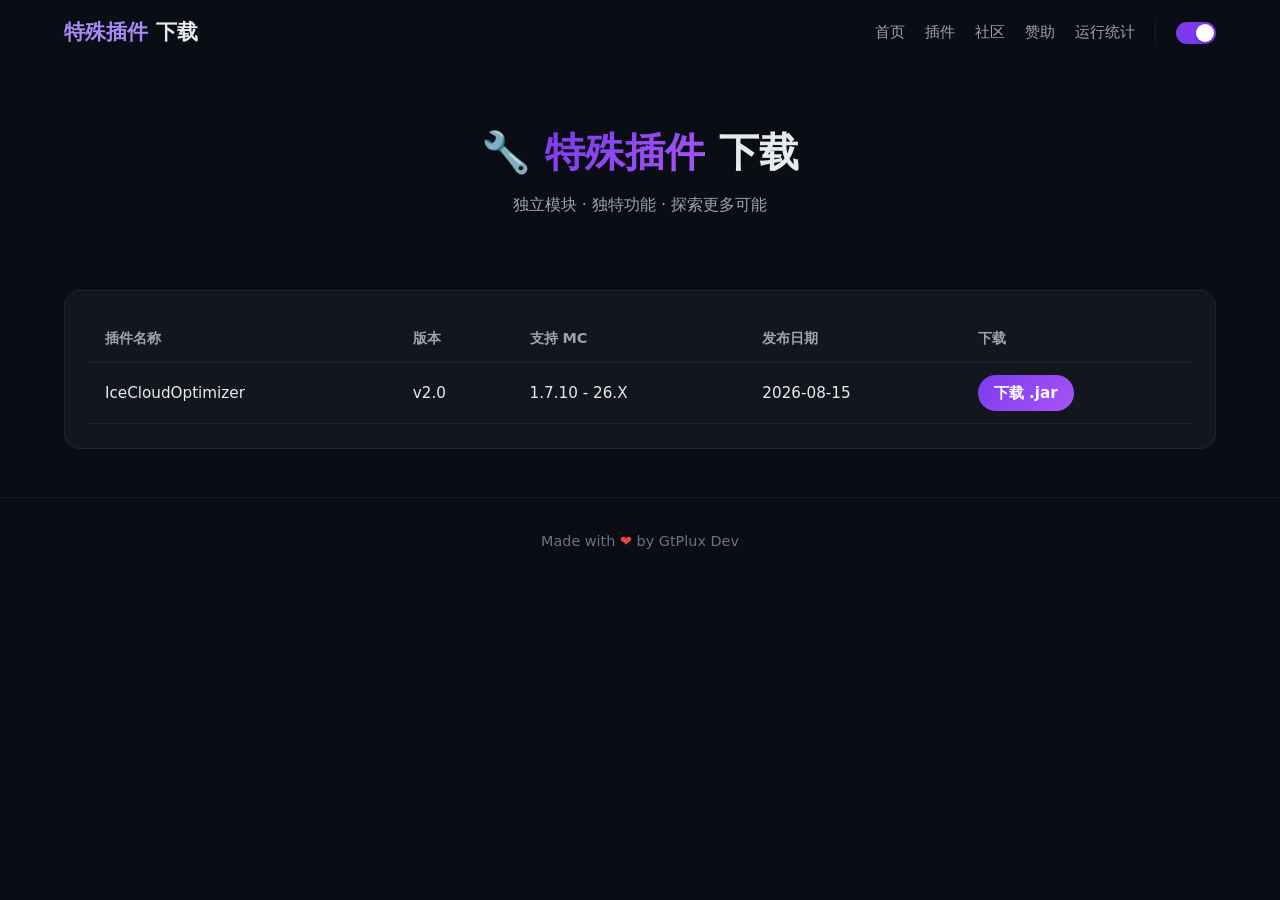
<file: special-download.html>
<!DOCTYPE html>
<html lang="zh-CN" data-theme="dark">
<head>
    <meta charset="UTF-8">
    <meta name="viewport" content="width=device-width, initial-scale=1.0">
    <title>特殊插件 · 下载</title>
    <style>
        :root {
            --bg-primary: #0b0d15;
            --bg-secondary: #131620;
            --bg-card: rgba(255,255,255,0.04);
            --bg-nav: rgba(11,13,21,0.0);
            --text-primary: #e8eaf0;
            --text-secondary: #9ca3af;
            --text-muted: #6b7280;
            --border-color: rgba(255,255,255,0.06);
            --accent: #7c3aed;
            --accent-light: #a78bfa;
            --accent-gradient: linear-gradient(135deg, #7c3aed, #a855f7);
            --shadow: 0 4px 24px rgba(0,0,0,0.4);
            --nav-blur: 12px;
        }

        [data-theme="light"] {
            --bg-primary: #f8fafc;
            --bg-secondary: #ffffff;
            --bg-card: rgba(0,0,0,0.03);
            --bg-nav: rgba(248,250,252,0.0);
            --text-primary: #0f172a;
            --text-secondary: #475569;
            --text-muted: #94a3b8;
            --border-color: rgba(0,0,0,0.06);
            --accent: #7c3aed;
            --accent-light: #8b5cf6;
            --shadow: 0 4px 24px rgba(0,0,0,0.08);
        }

        * { margin:0; padding:0; box-sizing:border-box; }
        body {
            font-family: 'Segoe UI', system-ui, -apple-system, sans-serif;
            background: var(--bg-primary);
            color: var(--text-primary);
            line-height: 1.6;
            transition: background 0.3s, color 0.3s;
        }
        a { color:inherit; text-decoration:none; }
        .container { max-width:1200px; margin:0 auto; padding:0 24px; }

        .navbar {
            position: fixed; top:0; left:0; right:0; z-index:1000;
            padding:16px 0;
            transition: background 0.3s, box-shadow 0.3s, border-color 0.3s;
            background: var(--bg-nav);
            border-bottom: 1px solid transparent;
        }
        .navbar.scrolled {
            background: var(--bg-secondary);
            border-bottom-color: var(--border-color);
            box-shadow:0 2px 20px rgba(0,0,0,0.1);
        }
        [data-theme="light"] .navbar.scrolled { background: rgba(255,255,255,0.85); backdrop-filter: blur(var(--nav-blur)); }
        [data-theme="dark"] .navbar.scrolled { background: rgba(11,13,21,0.85); backdrop-filter: blur(var(--nav-blur)); }
        .navbar .container { display:flex; justify-content:space-between; align-items:center; flex-wrap:wrap; gap:12px; }
        .brand { font-size:1.3rem; font-weight:700; color:var(--text-primary); display:flex; align-items:center; gap:8px; }
        .brand .highlight { color:var(--accent-light); }
        .nav-links { display:flex; align-items:center; gap:20px; font-size:0.95rem; flex-wrap:wrap; }
        .nav-links a { color:var(--text-secondary); transition:color 0.2s; font-weight:500; }
        .nav-links a:hover { color:var(--text-primary); }
        .nav-divider { width:1px; height:24px; background:var(--border-color); }
        .theme-toggle { display:flex; align-items:center; gap:6px; cursor:pointer; user-select:none; font-size:0.9rem; color:var(--text-secondary); }
        .theme-toggle .toggle-track { width:40px; height:22px; border-radius:30px; background:var(--border-color); position:relative; transition:background 0.3s; flex-shrink:0; }
        .theme-toggle .toggle-thumb { width:18px; height:18px; border-radius:50%; background:white; position:absolute; top:2px; left:2px; transition:transform 0.3s, background 0.3s; box-shadow:0 2px 4px rgba(0,0,0,0.2); }
        [data-theme="dark"] .theme-toggle .toggle-track { background:var(--accent); }
        [data-theme="dark"] .theme-toggle .toggle-thumb { transform:translateX(18px); background:#fff; }

        .hero { padding:120px 0 40px; text-align:center; }
        .hero h1 { font-size:2.5rem; font-weight:800; }
        .hero .highlight { background:var(--accent-gradient); -webkit-background-clip:text; -webkit-text-fill-color:transparent; background-clip:text; }
        .hero p { color:var(--text-secondary); margin-top:8px; }

        .download-container { background:var(--bg-card); border-radius:16px; padding:24px; border:1px solid var(--border-color); overflow-x:auto; margin-top:32px; }
        table { width:100%; border-collapse:collapse; }
        th, td { padding:12px 16px; text-align:left; border-bottom:1px solid var(--border-color); }
        th { color:var(--text-secondary); font-weight:600; font-size:0.9rem; }
        td { color:var(--text-primary); font-size:0.95rem; }
        .btn-download { background:var(--accent-gradient); color:#fff; padding:6px 16px; border-radius:20px; font-weight:600; display:inline-block; transition:all 0.2s; }
        .btn-download:hover { transform:scale(1.05); box-shadow:0 4px 16px rgba(124,58,237,0.4); }
        .status-msg { text-align:center; padding:20px; color:var(--text-muted); }
        .footer { padding:32px 0; border-top:1px solid var(--border-color); text-align:center; color:var(--text-muted); font-size:0.9rem; margin-top:48px; }
        @media (max-width:768px) {
            .navbar .container { flex-direction:column; align-items:stretch; }
            .nav-links { justify-content:center; }
            .hero h1 { font-size:1.8rem; }
        }
    </style>
</head>
<body>
    <nav class="navbar" id="navbar">
        <div class="container">
            <a href="/" class="brand"><span class="highlight">特殊插件</span> 下载</a>
            <div class="nav-links">
                <a href="/">首页</a>
                <a href="/#plugins">插件</a>
                <a href="community">社区</a>
                <a href="sponsor">赞助</a>
                <a href="stats">运行统计</a>
                <span class="nav-divider"></span>
                <div class="theme-toggle" id="themeToggle" role="button" tabindex="0" aria-label="切换主题">
                    <span class="toggle-track"><span class="toggle-thumb"></span></span>
                </div>
            </div>
        </div>
    </nav>

    <section class="hero">
        <div class="container">
            <h1>🔧 <span class="highlight">特殊插件</span> 下载</h1>
            <p>独立模块 · 独特功能 · 探索更多可能</p>
        </div>
    </section>

    <div class="container">
        <div class="download-container">
            <table>
                <thead>
                    <tr><th>插件名称</th><th>版本</th><th>支持 MC</th><th>发布日期</th><th>下载</th></tr>
                </thead>
                <tbody id="plugin-table-body">
                    <!-- 动态加载 -->
                </tbody>
            </table>
            <div id="status-message" class="status-msg">加载中…</div>
        </div>
    </div>

    <footer class="footer">
        <p>Made with <span style="color:#ef4444;">❤️</span> by GtPlux Dev</p>
    </footer>

    <script>
        (function() {
            // 主题切换
            const toggle = document.getElementById('themeToggle');
            const html = document.documentElement;
            html.setAttribute('data-theme', localStorage.getItem('theme') || 'dark');
            toggle.addEventListener('click', () => {
                const next = html.getAttribute('data-theme') === 'dark' ? 'light' : 'dark';
                html.setAttribute('data-theme', next);
                localStorage.setItem('theme', next);
            });
            toggle.addEventListener('keydown', (e) => {
                if (e.key === 'Enter' || e.key === ' ') { e.preventDefault(); toggle.click(); }
            });

            // 导航栏滚动效果
            const navbar = document.getElementById('navbar');
            window.addEventListener('scroll', () => {
                navbar.classList.toggle('scrolled', window.pageYOffset > 20);
            });

            // 动态加载插件数据
            const tbody = document.getElementById('plugin-table-body');
            const statusMsg = document.getElementById('status-message');

            fetch('/_data/special_plugins.json')
                .then(response => {
                    if (!response.ok) throw new Error('数据加载失败');
                    return response.json();
                })
                .then(data => {
                    statusMsg.style.display = 'none';
                    if (!Array.isArray(data) || data.length === 0) {
                        statusMsg.textContent = '暂无特殊插件数据。';
                        statusMsg.style.display = 'block';
                        return;
                    }
                    data.forEach(plugin => {
                        const row = document.createElement('tr');
                        row.innerHTML = `
                            <td>${escapeHtml(plugin.title)}</td>
                            <td>${escapeHtml(plugin.version)}</td>
                            <td>${escapeHtml(plugin.mc_version)}</td>
                            <td>${escapeHtml(plugin.date)}</td>
                            <td><a href="${escapeHtml(plugin.download_url)}" class="btn-download" target="_blank">下载 .jar</a></td>
                        `;
                        tbody.appendChild(row);
                    });
                })
                .catch(err => {
                    console.error(err);
                    statusMsg.textContent = '无法加载特殊插件列表，请稍后刷新重试。';
                    statusMsg.style.display = 'block';
                });

            function escapeHtml(text) {
                if (!text) return '';
                return String(text)
                    .replace(/&/g, '&amp;')
                    .replace(/</g, '&lt;')
                    .replace(/>/g, '&gt;')
                    .replace(/"/g, '&quot;')
                    .replace(/'/g, '&#039;');
            }
        })();
    </script>
</body>
</html>
</file>
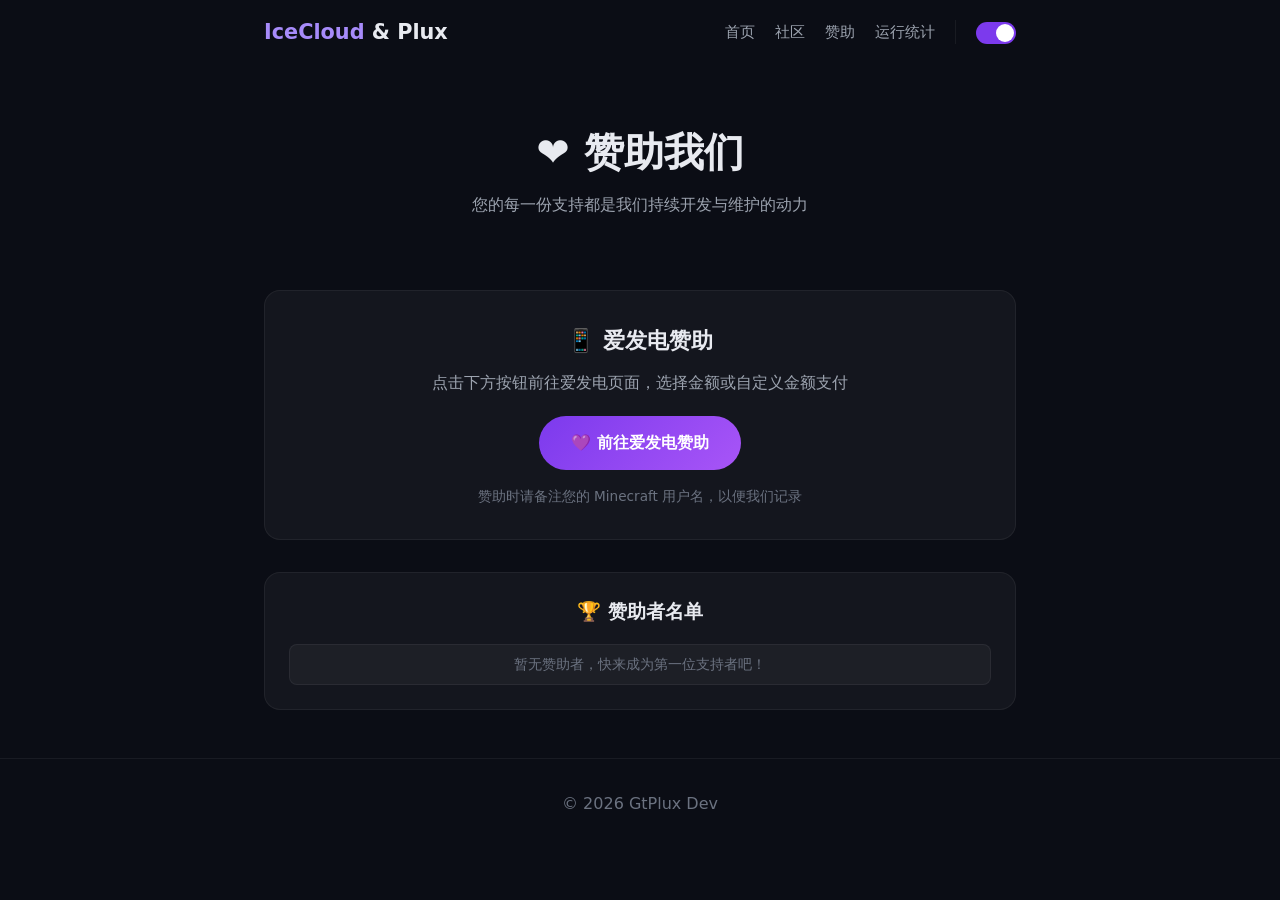
<file: sponsor.html>
<!DOCTYPE html>
<html lang="zh-CN" data-theme="dark">
<head>
    <meta charset="UTF-8">
    <meta name="viewport" content="width=device-width, initial-scale=1.0">
    <title>GtPlux · 赞助我们</title>
    <style>
        /* 复用相同的 CSS 变量和导航栏样式 */
        :root { --bg-primary:#0b0d15; --bg-secondary:#131620; --bg-card:rgba(255,255,255,0.04); --bg-nav:rgba(11,13,21,0.0); --text-primary:#e8eaf0; --text-secondary:#9ca3af; --text-muted:#6b7280; --border-color:rgba(255,255,255,0.06); --accent:#7c3aed; --accent-light:#a78bfa; --accent-gradient:linear-gradient(135deg,#7c3aed,#a855f7); --shadow:0 4px 24px rgba(0,0,0,0.4); --nav-blur:12px; }
        [data-theme="light"] { --bg-primary:#f8fafc; --bg-secondary:#ffffff; --bg-card:rgba(0,0,0,0.03); --bg-nav:rgba(248,250,252,0.0); --text-primary:#0f172a; --text-secondary:#475569; --text-muted:#94a3b8; --border-color:rgba(0,0,0,0.06); --accent:#7c3aed; --accent-light:#8b5cf6; --shadow:0 4px 24px rgba(0,0,0,0.08); }
        * { margin:0; padding:0; box-sizing:border-box; }
        body { font-family:'Segoe UI',system-ui,sans-serif; background:var(--bg-primary); color:var(--text-primary); line-height:1.6; transition:background 0.3s,color 0.3s; }
        a { color:inherit; text-decoration:none; }
        .container { max-width:800px; margin:0 auto; padding:0 24px; }
        .navbar { position:fixed; top:0; left:0; right:0; z-index:1000; padding:16px 0; transition:background 0.3s,box-shadow 0.3s; background:var(--bg-nav); border-bottom:1px solid transparent; }
        .navbar.scrolled { background:var(--bg-secondary); border-bottom-color:var(--border-color); box-shadow:0 2px 20px rgba(0,0,0,0.1); }
        [data-theme="light"] .navbar.scrolled { background:rgba(255,255,255,0.85); backdrop-filter:blur(var(--nav-blur)); }
        [data-theme="dark"] .navbar.scrolled { background:rgba(11,13,21,0.85); backdrop-filter:blur(var(--nav-blur)); }
        .navbar .container { display:flex; justify-content:space-between; align-items:center; flex-wrap:wrap; gap:12px; }
        .brand { font-size:1.3rem; font-weight:700; }
        .brand .highlight { color:var(--accent-light); }
        .nav-links { display:flex; gap:20px; font-size:0.95rem; }
        .nav-links a { color:var(--text-secondary); }
        .nav-links a:hover { color:var(--text-primary); }
        .nav-divider { width:1px; height:24px; background:var(--border-color); }
        .theme-toggle { display:flex; align-items:center; gap:6px; cursor:pointer; }
        .theme-toggle .toggle-track { width:40px; height:22px; border-radius:30px; background:var(--border-color); position:relative; }
        .theme-toggle .toggle-thumb { width:18px; height:18px; border-radius:50%; background:white; position:absolute; top:2px; left:2px; transition:transform 0.3s; }
        [data-theme="dark"] .theme-toggle .toggle-track { background:var(--accent); }
        [data-theme="dark"] .theme-toggle .toggle-thumb { transform:translateX(18px); }
        .hero { padding:120px 0 40px; text-align:center; }
        .hero h1 { font-size:2.5rem; font-weight:800; }
        .hero p { color:var(--text-secondary); margin-top:8px; }
        .sponsor-card { background:var(--bg-card); border:1px solid var(--border-color); border-radius:16px; padding:32px; text-align:center; margin-top:32px; }
        .btn-afdian { display:inline-block; padding:14px 32px; border-radius:30px; background:var(--accent-gradient); color:#fff; font-weight:700; transition:all 0.2s; }
        .btn-afdian:hover { transform:translateY(-2px); box-shadow:0 4px 20px rgba(124,58,237,0.4); }
        .sponsor-note { font-size:0.85rem; color:var(--text-muted); margin-top:16px; }
        .sponsor-list { background:var(--bg-card); border:1px solid var(--border-color); border-radius:16px; padding:24px; margin-top:32px; text-align:center; }
        .sponsor-list h3 { font-size:1.2rem; font-weight:700; margin-bottom:16px; }
        .sponsor-grid { display:grid; grid-template-columns:repeat(auto-fill,minmax(120px,1fr)); gap:8px; }
        .sponsor-item { background:var(--bg-card); border:1px solid var(--border-color); border-radius:8px; padding:8px; font-size:0.9rem; color:var(--text-secondary); }
        .footer { padding:32px 0; border-top:1px solid var(--border-color); text-align:center; color:var(--text-muted); margin-top:48px; }
    </style>
</head>
<body>
    <nav class="navbar" id="navbar">
        <div class="container">
            <a href="/" class="brand"><span class="highlight">IceCloud</span>&nbsp;&amp;&nbsp;Plux</a>
            <div class="nav-links">
                <a href="/">首页</a>
                <a href="community">社区</a>
                <a href="sponsor">赞助</a>
                <a href="stats">运行统计</a>
                <span class="nav-divider"></span>
                <div class="theme-toggle" id="themeToggle" role="button" tabindex="0">
                    <span class="toggle-track"><span class="toggle-thumb"></span></span>
                </div>
            </div>
        </div>
    </nav>

    <section class="hero">
        <div class="container">
            <h1>❤️ 赞助我们</h1>
            <p>您的每一份支持都是我们持续开发与维护的动力</p>
        </div>
    </section>

    <div class="container">
        <div class="sponsor-card">
            <h2 style="font-size:1.4rem; margin-bottom:12px;">📱 爱发电赞助</h2>
            <p style="color:var(--text-secondary); margin-bottom:20px;">点击下方按钮前往爱发电页面，选择金额或自定义金额支付</p>
            <a href="https://afdian.com/a/reationura" target="_blank" class="btn-afdian">💜 前往爱发电赞助</a>
            <p class="sponsor-note">赞助时请备注您的 Minecraft 用户名，以便我们记录</p>
        </div>

        <div class="sponsor-list">
            <h3>🏆 赞助者名单</h3>
            <div class="sponsor-grid" id="sponsorGrid">
                <p class="sponsor-item" style="grid-column:1/-1; text-align:center; color:var(--text-muted);">暂无赞助者，快来成为第一位支持者吧！</p>
            </div>
        </div>
    </div>

    <footer class="footer">
        <p>© 2026 GtPlux Dev</p>
    </footer>

    <script>
        (function(){
            const toggle=document.getElementById('themeToggle');
            const html=document.documentElement;
            html.setAttribute('data-theme', localStorage.getItem('theme')||'dark');
            toggle.addEventListener('click',()=>{
                const next=html.getAttribute('data-theme')==='dark'?'light':'dark';
                html.setAttribute('data-theme',next);
                localStorage.setItem('theme',next);
            });
            const navbar=document.getElementById('navbar');
            window.addEventListener('scroll',()=>navbar.classList.toggle('scrolled',window.pageYOffset>20));
        })();
    </script>
</body>
</html>
</file>
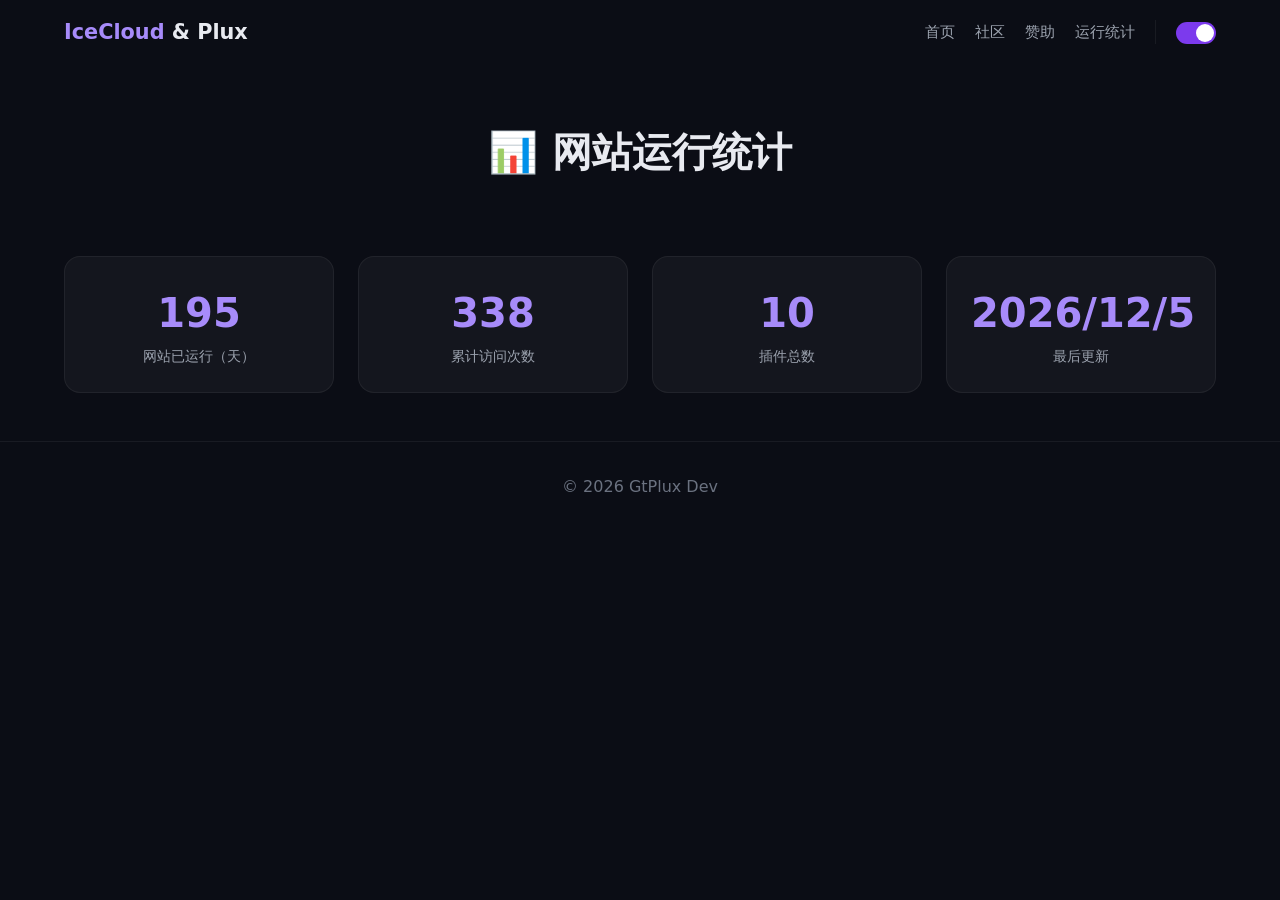
<file: stats.html>
<!DOCTYPE html>
<html lang="zh-CN" data-theme="dark">
<head>
    <meta charset="UTF-8">
    <meta name="viewport" content="width=device-width, initial-scale=1.0">
    <title>GtPlux · 运行统计</title>
    <style>
        /* 复用相同的 CSS 变量、导航栏样式 */
        :root { --bg-primary:#0b0d15; --bg-secondary:#131620; --bg-card:rgba(255,255,255,0.04); --bg-nav:rgba(11,13,21,0.0); --text-primary:#e8eaf0; --text-secondary:#9ca3af; --text-muted:#6b7280; --border-color:rgba(255,255,255,0.06); --accent:#7c3aed; --accent-light:#a78bfa; --accent-gradient:linear-gradient(135deg,#7c3aed,#a855f7); --shadow:0 4px 24px rgba(0,0,0,0.4); --nav-blur:12px; }
        [data-theme="light"] { --bg-primary:#f8fafc; --bg-secondary:#ffffff; --bg-card:rgba(0,0,0,0.03); --bg-nav:rgba(248,250,252,0.0); --text-primary:#0f172a; --text-secondary:#475569; --text-muted:#94a3b8; --border-color:rgba(0,0,0,0.06); --accent:#7c3aed; --accent-light:#8b5cf6; --shadow:0 4px 24px rgba(0,0,0,0.08); }
        * { margin:0; padding:0; box-sizing:border-box; }
        body { font-family:'Segoe UI',system-ui,sans-serif; background:var(--bg-primary); color:var(--text-primary); line-height:1.6; transition:background 0.3s,color 0.3s; }
        a { color:inherit; text-decoration:none; }
        .container { max-width:1200px; margin:0 auto; padding:0 24px; }
        .navbar { position:fixed; top:0; left:0; right:0; z-index:1000; padding:16px 0; transition:background 0.3s,box-shadow 0.3s; background:var(--bg-nav); border-bottom:1px solid transparent; }
        .navbar.scrolled { background:var(--bg-secondary); border-bottom-color:var(--border-color); box-shadow:0 2px 20px rgba(0,0,0,0.1); }
        [data-theme="light"] .navbar.scrolled { background:rgba(255,255,255,0.85); backdrop-filter:blur(var(--nav-blur)); }
        [data-theme="dark"] .navbar.scrolled { background:rgba(11,13,21,0.85); backdrop-filter:blur(var(--nav-blur)); }
        .navbar .container { display:flex; justify-content:space-between; align-items:center; flex-wrap:wrap; gap:12px; }
        .brand { font-size:1.3rem; font-weight:700; }
        .brand .highlight { color:var(--accent-light); }
        .nav-links { display:flex; gap:20px; font-size:0.95rem; }
        .nav-links a { color:var(--text-secondary); }
        .nav-links a:hover { color:var(--text-primary); }
        .nav-divider { width:1px; height:24px; background:var(--border-color); }
        .theme-toggle { display:flex; align-items:center; gap:6px; cursor:pointer; }
        .theme-toggle .toggle-track { width:40px; height:22px; border-radius:30px; background:var(--border-color); position:relative; }
        .theme-toggle .toggle-thumb { width:18px; height:18px; border-radius:50%; background:white; position:absolute; top:2px; left:2px; transition:transform 0.3s; }
        [data-theme="dark"] .theme-toggle .toggle-track { background:var(--accent); }
        [data-theme="dark"] .theme-toggle .toggle-thumb { transform:translateX(18px); }
        .hero { padding:120px 0 40px; text-align:center; }
        .hero h1 { font-size:2.5rem; font-weight:800; }
        .stats-grid { display:grid; grid-template-columns:repeat(auto-fit,minmax(200px,1fr)); gap:24px; margin-top:32px; }
        .stat-card { background:var(--bg-card); border:1px solid var(--border-color); border-radius:16px; padding:24px; text-align:center; }
        .stat-card .value { font-size:2.5rem; font-weight:800; color:var(--accent-light); }
        .stat-card .label { color:var(--text-secondary); font-size:0.9rem; }
        .footer { padding:32px 0; border-top:1px solid var(--border-color); text-align:center; color:var(--text-muted); margin-top:48px; }
    </style>
</head>
<body>
    <nav class="navbar" id="navbar">
        <div class="container">
            <a href="/" class="brand"><span class="highlight">IceCloud</span>&nbsp;&amp;&nbsp;Plux</a>
            <div class="nav-links">
                <a href="/">首页</a>
                <a href="community">社区</a>
                <a href="sponsor">赞助</a>
                <a href="stats">运行统计</a>
                <span class="nav-divider"></span>
                <div class="theme-toggle" id="themeToggle" role="button" tabindex="0">
                    <span class="toggle-track"><span class="toggle-thumb"></span></span>
                </div>
            </div>
        </div>
    </nav>

    <section class="hero">
        <div class="container">
            <h1>📊 网站运行统计</h1>
        </div>
    </section>

    <div class="container">
        <div class="stats-grid">
            <div class="stat-card"><div class="value" id="uptime-days">0</div><div class="label">网站已运行（天）</div></div>
            <div class="stat-card"><div class="value" id="visitor-count">0</div><div class="label">累计访问次数</div></div>
            <div class="stat-card"><div class="value" id="plugin-count">10</div><div class="label">插件总数</div></div>
            <div class="stat-card"><div class="value" id="last-update">-</div><div class="label">最后更新</div></div>
        </div>
    </div>

    <footer class="footer">
        <p>© 2026 GtPlux Dev</p>
    </footer>

    <script>
        // 同 index.html 的主题切换
        (function(){
            const toggle=document.getElementById('themeToggle');
            const html=document.documentElement;
            html.setAttribute('data-theme', localStorage.getItem('theme')||'dark');
            toggle.addEventListener('click',()=>{
                const next=html.getAttribute('data-theme')==='dark'?'light':'dark';
                html.setAttribute('data-theme',next);
                localStorage.setItem('theme',next);
            });
            const navbar=document.getElementById('navbar');
            window.addEventListener('scroll',()=>navbar.classList.toggle('scrolled',window.pageYOffset>20));
            // 统计逻辑
            const launch=new Date('2026-05-24');
            const days=Math.floor((Date.now()-launch)/(1000*60*60*24));
            document.getElementById('uptime-days').textContent=days;
            // 访问次数 (简单模拟)
            document.getElementById('visitor-count').textContent=Math.floor(Math.random()*1000)+100;
            document.getElementById('last-update').textContent=new Date().toLocaleDateString('zh-CN');
        })();
    </script>
</body>
</html>
</file>
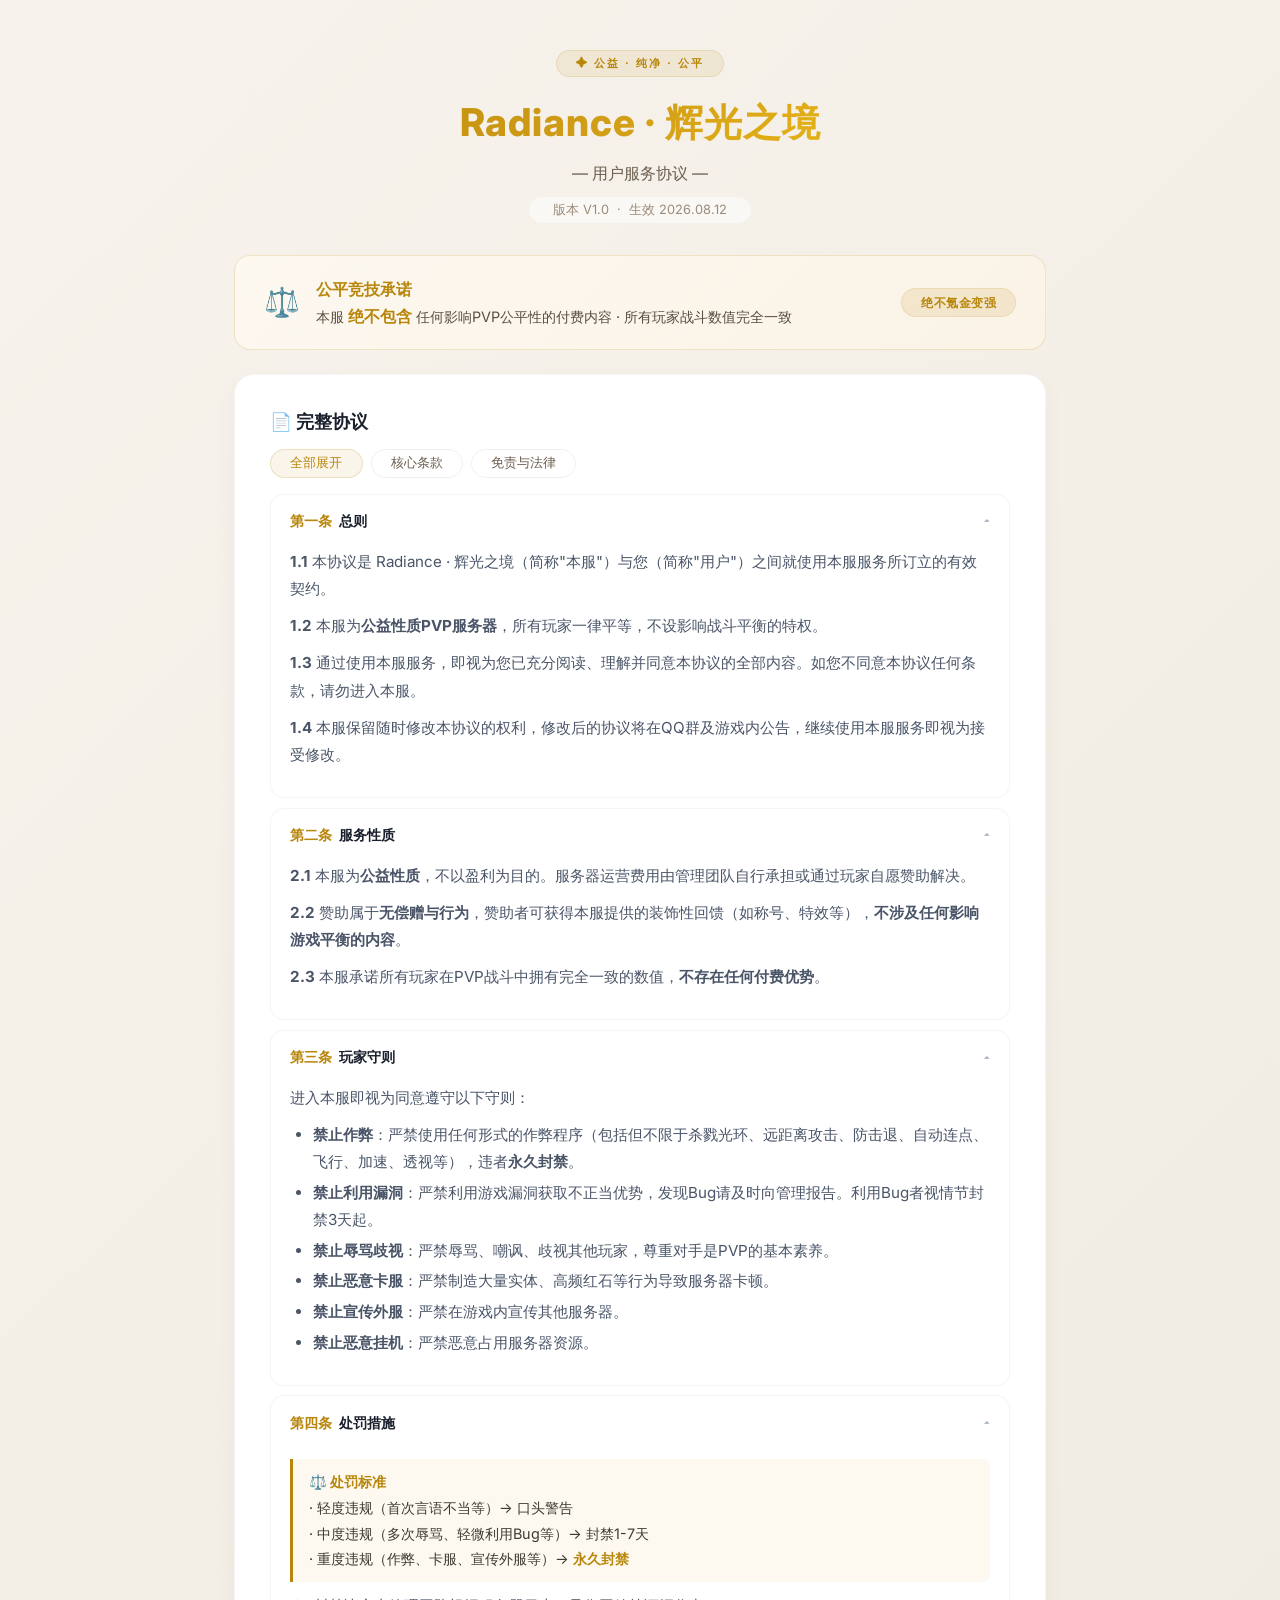
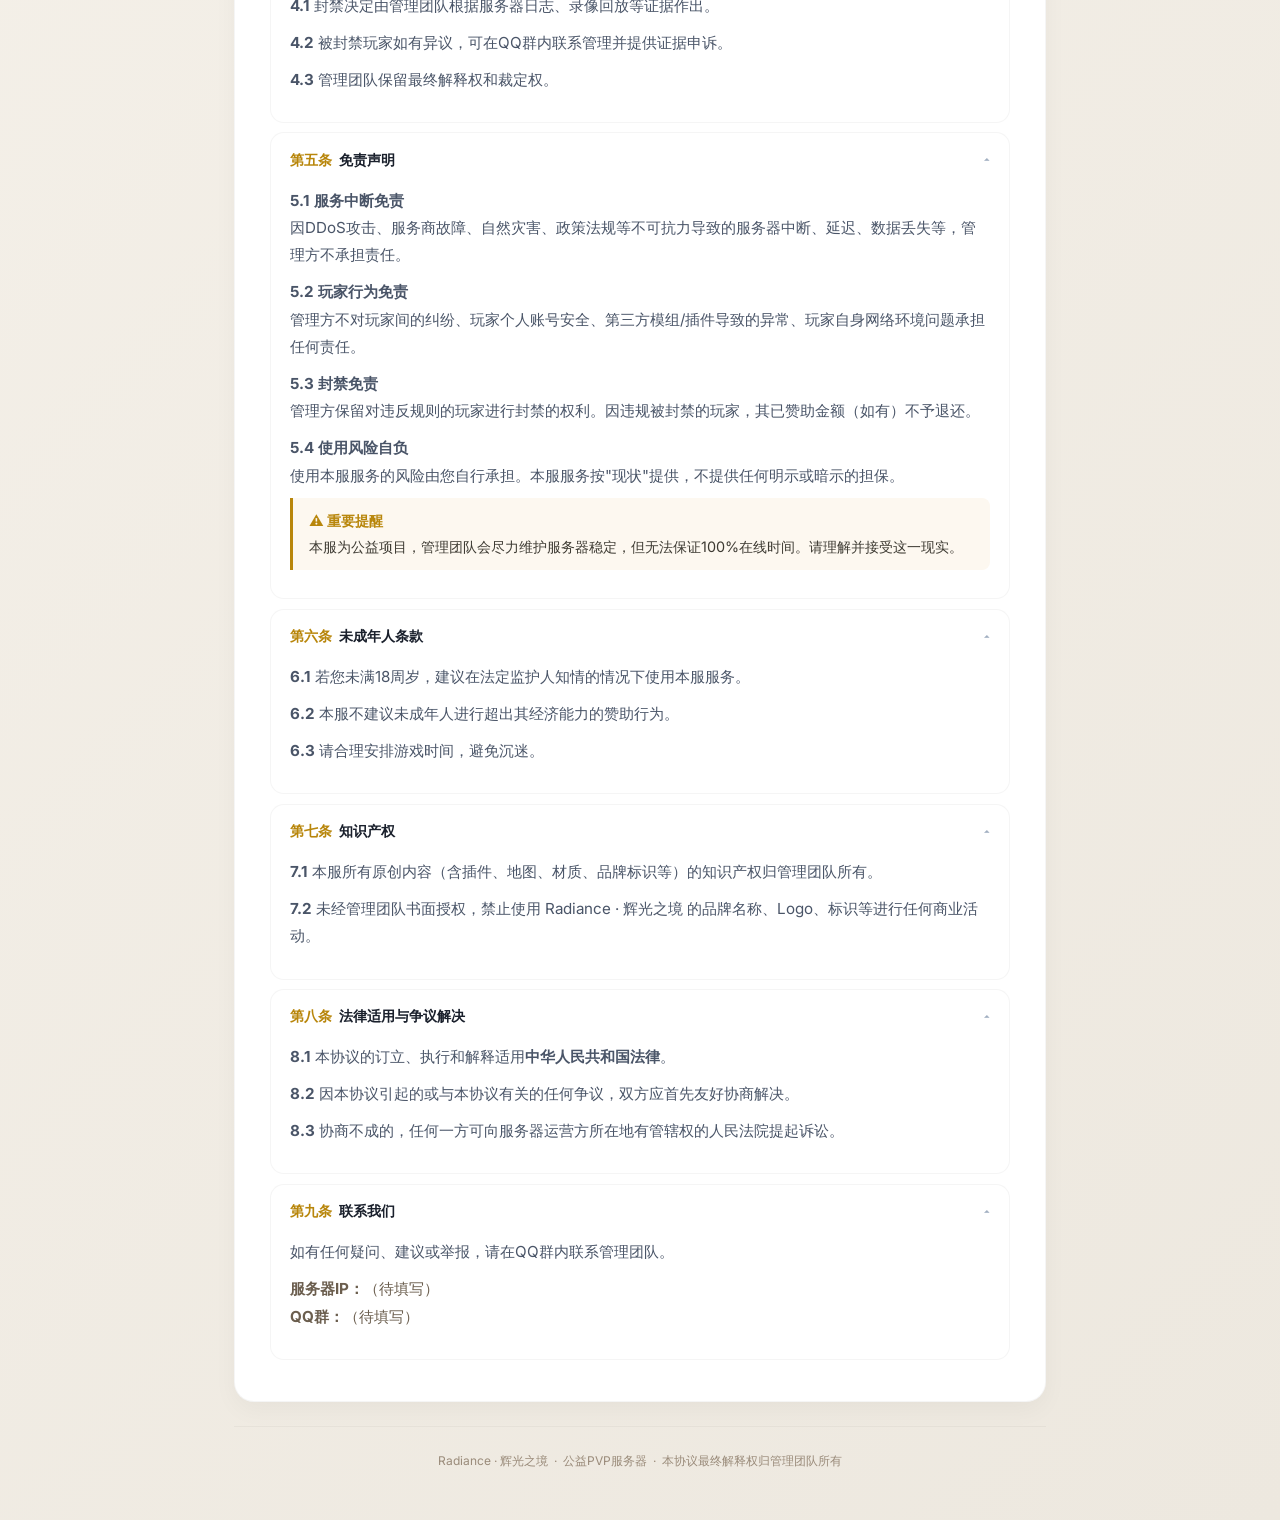
<file: Radiance/afdian.html>
<!DOCTYPE html>
<html lang="zh-CN">
<head>
    <meta charset="UTF-8">
    <meta name="viewport" content="width=device-width, initial-scale=1.0">
    <title>Radiance · 辉光之境 · 服务协议</title>
    <link rel="preconnect" href="https://fonts.googleapis.com">
    <link rel="preconnect" href="https://fonts.gstatic.com" crossorigin>
    <link href="https://fonts.googleapis.com/css2?family=Inter:opsz,wght@14..32,400;14..32,600;14..32,700;14..32,800&display=swap" rel="stylesheet">
    <style>
        * { margin: 0; padding: 0; box-sizing: border-box; }

        body {
            font-family: 'Inter', -apple-system, BlinkMacSystemFont, 'PingFang SC', 'Microsoft YaHei', sans-serif;
            background: linear-gradient(135deg, #f7f3ec 0%, #ede8df 100%);
            color: #2d3748;
            line-height: 1.7;
            min-height: 100vh;
        }

        .container {
            max-width: 860px;
            margin: 0 auto;
            padding: 3rem 1.5rem;
        }

        .page-hero {
            text-align: center;
            margin-bottom: 2rem;
        }
        .page-hero .badge {
            display: inline-block;
            background: rgba(184, 134, 11, 0.10);
            color: #b8860b;
            font-size: 0.7rem;
            font-weight: 700;
            letter-spacing: 2px;
            padding: 0.2rem 1.2rem;
            border-radius: 100px;
            border: 1px solid rgba(184, 134, 11, 0.15);
            margin-bottom: 0.8rem;
            text-transform: uppercase;
        }
        .page-hero h1 {
            font-size: 2.4rem;
            font-weight: 800;
            background: linear-gradient(135deg, #b8860b, #d4a017, #f5c518);
            -webkit-background-clip: text;
            -webkit-text-fill-color: transparent;
            background-clip: text;
            margin-bottom: 0.3rem;
            letter-spacing: 1px;
        }
        .page-hero .subtitle {
            color: #6b5e4e;
            font-size: 1rem;
            font-weight: 400;
        }
        .page-hero .version {
            margin-top: 0.6rem;
            font-size: 0.8rem;
            color: #9a8b7a;
            background: rgba(255,255,255,0.5);
            display: inline-block;
            padding: 0.15rem 1.5rem;
            border-radius: 100px;
            backdrop-filter: blur(4px);
        }

        /* 卡片通用 */
        .card {
            background: white;
            border-radius: 20px;
            padding: 2rem 2.2rem;
            box-shadow: 0 8px 24px rgba(0,0,0,0.04);
            border: 1px solid rgba(0,0,0,0.04);
            margin-bottom: 1.5rem;
            transition: box-shadow 0.2s;
        }
        .card:hover {
            box-shadow: 0 12px 32px rgba(0,0,0,0.06);
        }
        .card h3 {
            font-weight: 700;
            font-size: 1.1rem;
            color: #1a202c;
            margin-bottom: 0.75rem;
            display: flex;
            align-items: center;
            gap: 0.5rem;
        }
        .card p, .card li {
            color: #4a5568;
            font-size: 0.95rem;
        }

        /* 公平承诺横幅 */
        .promise-banner {
            background: linear-gradient(135deg, #fdf8f0, #faf3e6);
            border: 1px solid rgba(184, 134, 11, 0.18);
            border-radius: 16px;
            padding: 1.2rem 1.8rem;
            display: flex;
            align-items: center;
            gap: 1rem;
            flex-wrap: wrap;
            margin-bottom: 1.5rem;
        }
        .promise-banner .icon {
            font-size: 1.8rem;
            flex-shrink: 0;
        }
        .promise-banner .content {
            flex: 1;
        }
        .promise-banner .content strong {
            color: #b8860b;
            font-size: 1rem;
        }
        .promise-banner .content p {
            color: #5a4e3e;
            font-size: 0.9rem;
            margin: 0;
        }
        .promise-banner .tag {
            background: rgba(184, 134, 11, 0.12);
            color: #b8860b;
            padding: 0.2rem 1.2rem;
            border-radius: 100px;
            font-size: 0.75rem;
            font-weight: 700;
            white-space: nowrap;
            border: 1px solid rgba(184, 134, 11, 0.12);
            letter-spacing: 0.5px;
        }

        /* 条款折叠 */
        .term-item {
            border: 1px solid rgba(0,0,0,0.04);
            border-radius: 14px;
            margin-bottom: 0.6rem;
            overflow: hidden;
            background: white;
        }
        .term-item .term-header {
            display: flex;
            justify-content: space-between;
            align-items: center;
            padding: 0.9rem 1.2rem;
            cursor: pointer;
            user-select: none;
            transition: background 0.15s;
        }
        .term-item .term-header:hover {
            background: #faf8f5;
        }
        .term-item .term-header .title {
            font-weight: 600;
            font-size: 0.9rem;
            color: #1a202c;
        }
        .term-item .term-header .title .num {
            color: #b8860b;
            margin-right: 0.4rem;
            font-weight: 700;
        }
        .term-item .term-header .arrow {
            color: #a0aec0;
            font-size: 0.8rem;
            transition: transform 0.25s ease;
            flex-shrink: 0;
        }
        .term-item .term-header .arrow.open {
            transform: rotate(180deg);
        }
        .term-item .term-body {
            padding: 0 1.2rem 1.2rem;
            color: #4a5568;
            font-size: 0.9rem;
            display: none;
            line-height: 1.8;
        }
        .term-item .term-body.open {
            display: block;
        }
        .term-item .term-body p {
            margin-bottom: 0.6rem;
        }
        .term-item .term-body ul {
            padding-left: 1.4rem;
            margin-bottom: 0.6rem;
        }
        .term-item .term-body ul li {
            margin-bottom: 0.2rem;
        }
        .term-item .term-body .highlight-box {
            background: #fdf8f0;
            border-left: 3px solid #b8860b;
            padding: 0.6rem 1rem;
            border-radius: 0 8px 8px 0;
            margin: 0.6rem 0;
            color: #3d3a32;
            font-size: 0.9rem;
        }
        .term-item .term-body .highlight-box strong {
            color: #b8860b;
        }

        /* 分类筛选按钮 */
        .filter-group {
            display: flex;
            gap: 0.5rem;
            flex-wrap: wrap;
            margin-bottom: 1rem;
        }
        .filter-group button {
            background: transparent;
            border: 1px solid rgba(0,0,0,0.06);
            color: #6b5e4e;
            padding: 0.3rem 1.2rem;
            border-radius: 100px;
            font-size: 0.8rem;
            font-weight: 500;
            cursor: pointer;
            transition: all 0.2s;
            font-family: inherit;
        }
        .filter-group button:hover {
            background: #f7f3ec;
            border-color: rgba(184, 134, 11, 0.2);
        }
        .filter-group button.active {
            background: rgba(184, 134, 11, 0.08);
            border-color: rgba(184, 134, 11, 0.2);
            color: #b8860b;
        }

        /* 底部 */
        .footer-legal {
            text-align: center;
            padding-top: 1.5rem;
            border-top: 1px solid rgba(0,0,0,0.04);
            margin-top: 1rem;
            font-size: 0.75rem;
            color: #9a8b7a;
        }

        /* 响应式 */
        @media (max-width: 650px) {
            .container { padding: 1.5rem 1rem; }
            .page-hero h1 { font-size: 1.8rem; }
            .card { padding: 1.2rem 1.2rem; }
            .promise-banner { flex-direction: column; align-items: flex-start; }
            .promise-banner .tag { align-self: flex-start; }
        }
    </style>
</head>
<body>

<div class="container">

    <!-- 页面头部 -->
    <section class="page-hero">
        <div class="badge">✦ 公益 · 纯净 · 公平</div>
        <h1>Radiance · 辉光之境</h1>
        <p class="subtitle">— 用户服务协议 —</p>
        <div class="version">版本 V1.0 &nbsp;·&nbsp; 生效 2026.08.12</div>
    </section>

    <!-- 公平承诺 -->
    <div class="promise-banner">
        <div class="icon">⚖️</div>
        <div class="content">
            <strong>公平竞技承诺</strong>
            <p>本服 <strong>绝不包含</strong> 任何影响PVP公平性的付费内容 · 所有玩家战斗数值完全一致</p>
        </div>
        <span class="tag">绝不氪金变强</span>
    </div>

    <!-- 协议正文 -->
    <div class="card">
        <h3>📄 完整协议</h3>

        <div class="filter-group">
            <button class="active" data-target="all">全部展开</button>
            <button data-target="core">核心条款</button>
            <button data-target="legal">免责与法律</button>
        </div>

        <div id="terms-container">

            <!-- 第一条 -->
            <div class="term-item" data-tags="core">
                <div class="term-header" onclick="toggleTerm(this)">
                    <span class="title"><span class="num">第一条</span>总则</span>
                    <span class="arrow open">▾</span>
                </div>
                <div class="term-body open">
                    <p><strong>1.1</strong> 本协议是 Radiance · 辉光之境（简称"本服"）与您（简称"用户"）之间就使用本服服务所订立的有效契约。</p>
                    <p><strong>1.2</strong> 本服为<strong>公益性质PVP服务器</strong>，所有玩家一律平等，不设影响战斗平衡的特权。</p>
                    <p><strong>1.3</strong> 通过使用本服服务，即视为您已充分阅读、理解并同意本协议的全部内容。如您不同意本协议任何条款，请勿进入本服。</p>
                    <p><strong>1.4</strong> 本服保留随时修改本协议的权利，修改后的协议将在QQ群及游戏内公告，继续使用本服服务即视为接受修改。</p>
                </div>
            </div>

            <!-- 第二条 -->
            <div class="term-item" data-tags="core">
                <div class="term-header" onclick="toggleTerm(this)">
                    <span class="title"><span class="num">第二条</span>服务性质</span>
                    <span class="arrow open">▾</span>
                </div>
                <div class="term-body open">
                    <p><strong>2.1</strong> 本服为<strong>公益性质</strong>，不以盈利为目的。服务器运营费用由管理团队自行承担或通过玩家自愿赞助解决。</p>
                    <p><strong>2.2</strong> 赞助属于<strong>无偿赠与行为</strong>，赞助者可获得本服提供的装饰性回馈（如称号、特效等），<strong>不涉及任何影响游戏平衡的内容</strong>。</p>
                    <p><strong>2.3</strong> 本服承诺所有玩家在PVP战斗中拥有完全一致的数值，<strong>不存在任何付费优势</strong>。</p>
                </div>
            </div>

            <!-- 第三条 -->
            <div class="term-item" data-tags="core">
                <div class="term-header" onclick="toggleTerm(this)">
                    <span class="title"><span class="num">第三条</span>玩家守则</span>
                    <span class="arrow open">▾</span>
                </div>
                <div class="term-body open">
                    <p>进入本服即视为同意遵守以下守则：</p>
                    <ul>
                        <li><strong>禁止作弊</strong>：严禁使用任何形式的作弊程序（包括但不限于杀戮光环、远距离攻击、防击退、自动连点、飞行、加速、透视等），违者<strong>永久封禁</strong>。</li>
                        <li><strong>禁止利用漏洞</strong>：严禁利用游戏漏洞获取不正当优势，发现Bug请及时向管理报告。利用Bug者视情节封禁3天起。</li>
                        <li><strong>禁止辱骂歧视</strong>：严禁辱骂、嘲讽、歧视其他玩家，尊重对手是PVP的基本素养。</li>
                        <li><strong>禁止恶意卡服</strong>：严禁制造大量实体、高频红石等行为导致服务器卡顿。</li>
                        <li><strong>禁止宣传外服</strong>：严禁在游戏内宣传其他服务器。</li>
                        <li><strong>禁止恶意挂机</strong>：严禁恶意占用服务器资源。</li>
                    </ul>
                </div>
            </div>

            <!-- 第四条 -->
            <div class="term-item" data-tags="core">
                <div class="term-header" onclick="toggleTerm(this)">
                    <span class="title"><span class="num">第四条</span>处罚措施</span>
                    <span class="arrow open">▾</span>
                </div>
                <div class="term-body open">
                    <div class="highlight-box">
                        <strong>⚖️ 处罚标准</strong><br>
                        · 轻度违规（首次言语不当等）→ 口头警告<br>
                        · 中度违规（多次辱骂、轻微利用Bug等）→ 封禁1-7天<br>
                        · 重度违规（作弊、卡服、宣传外服等）→ <strong>永久封禁</strong>
                    </div>
                    <p><strong>4.1</strong> 封禁决定由管理团队根据服务器日志、录像回放等证据作出。</p>
                    <p><strong>4.2</strong> 被封禁玩家如有异议，可在QQ群内联系管理并提供证据申诉。</p>
                    <p><strong>4.3</strong> 管理团队保留最终解释权和裁定权。</p>
                </div>
            </div>

            <!-- 第五条 -->
            <div class="term-item" data-tags="legal">
                <div class="term-header" onclick="toggleTerm(this)">
                    <span class="title"><span class="num">第五条</span>免责声明</span>
                    <span class="arrow open">▾</span>
                </div>
                <div class="term-body open">
                    <p><strong>5.1 服务中断免责</strong><br>因DDoS攻击、服务商故障、自然灾害、政策法规等不可抗力导致的服务器中断、延迟、数据丢失等，管理方不承担责任。</p>
                    <p><strong>5.2 玩家行为免责</strong><br>管理方不对玩家间的纠纷、玩家个人账号安全、第三方模组/插件导致的异常、玩家自身网络环境问题承担任何责任。</p>
                    <p><strong>5.3 封禁免责</strong><br>管理方保留对违反规则的玩家进行封禁的权利。因违规被封禁的玩家，其已赞助金额（如有）不予退还。</p>
                    <p><strong>5.4 使用风险自负</strong><br>使用本服服务的风险由您自行承担。本服服务按"现状"提供，不提供任何明示或暗示的担保。</p>
                    <div class="highlight-box">
                        <strong>⚠️ 重要提醒</strong><br>
                        本服为公益项目，管理团队会尽力维护服务器稳定，但无法保证100%在线时间。请理解并接受这一现实。
                    </div>
                </div>
            </div>

            <!-- 第六条 -->
            <div class="term-item" data-tags="legal">
                <div class="term-header" onclick="toggleTerm(this)">
                    <span class="title"><span class="num">第六条</span>未成年人条款</span>
                    <span class="arrow open">▾</span>
                </div>
                <div class="term-body open">
                    <p><strong>6.1</strong> 若您未满18周岁，建议在法定监护人知情的情况下使用本服服务。</p>
                    <p><strong>6.2</strong> 本服不建议未成年人进行超出其经济能力的赞助行为。</p>
                    <p><strong>6.3</strong> 请合理安排游戏时间，避免沉迷。</p>
                </div>
            </div>

            <!-- 第七条 -->
            <div class="term-item" data-tags="legal">
                <div class="term-header" onclick="toggleTerm(this)">
                    <span class="title"><span class="num">第七条</span>知识产权</span>
                    <span class="arrow open">▾</span>
                </div>
                <div class="term-body open">
                    <p><strong>7.1</strong> 本服所有原创内容（含插件、地图、材质、品牌标识等）的知识产权归管理团队所有。</p>
                    <p><strong>7.2</strong> 未经管理团队书面授权，禁止使用 Radiance · 辉光之境 的品牌名称、Logo、标识等进行任何商业活动。</p>
                </div>
            </div>

            <!-- 第八条 -->
            <div class="term-item" data-tags="legal">
                <div class="term-header" onclick="toggleTerm(this)">
                    <span class="title"><span class="num">第八条</span>法律适用与争议解决</span>
                    <span class="arrow open">▾</span>
                </div>
                <div class="term-body open">
                    <p><strong>8.1</strong> 本协议的订立、执行和解释适用<strong>中华人民共和国法律</strong>。</p>
                    <p><strong>8.2</strong> 因本协议引起的或与本协议有关的任何争议，双方应首先友好协商解决。</p>
                    <p><strong>8.3</strong> 协商不成的，任何一方可向服务器运营方所在地有管辖权的人民法院提起诉讼。</p>
                </div>
            </div>

            <!-- 第九条 -->
            <div class="term-item" data-tags="core">
                <div class="term-header" onclick="toggleTerm(this)">
                    <span class="title"><span class="num">第九条</span>联系我们</span>
                    <span class="arrow open">▾</span>
                </div>
                <div class="term-body open">
                    <p>如有任何疑问、建议或举报，请在QQ群内联系管理团队。</p>
                    <p style="margin-top:0.5rem; color:#6b5e4e;">
                        <strong>服务器IP：</strong>（待填写）<br>
                        <strong>QQ群：</strong>（待填写）
                    </p>
                </div>
            </div>

        </div><!-- /terms-container -->
    </div>

    <!-- 底部法律声明 -->
    <div class="footer-legal">
        Radiance · 辉光之境 &nbsp;·&nbsp; 公益PVP服务器 &nbsp;·&nbsp; 本协议最终解释权归管理团队所有
    </div>

</div>

<script>
    // ===== 折叠切换 =====
    function toggleTerm(headerEl) {
        const body = headerEl.nextElementSibling;
        const arrow = headerEl.querySelector('.arrow');
        if (body.classList.contains('open')) {
            body.classList.remove('open');
            arrow.classList.remove('open');
        } else {
            body.classList.add('open');
            arrow.classList.add('open');
        }
    }

    // ===== 分类筛选 =====
    const filterBtns = document.querySelectorAll('.filter-group button');
    const termItems = document.querySelectorAll('.term-item');

    filterBtns.forEach(btn => {
        btn.addEventListener('click', function() {
            filterBtns.forEach(b => b.classList.remove('active'));
            this.classList.add('active');

            const target = this.dataset.target;

            termItems.forEach(item => {
                if (target === 'all') {
                    item.style.display = 'block';
                    const body = item.querySelector('.term-body');
                    const arrow = item.querySelector('.arrow');
                    if (body) { body.classList.add('open'); if (arrow) arrow.classList.add('open'); }
                } else {
                    const tags = item.dataset.tags ? item.dataset.tags.split(',') : [];
                    if (tags.includes(target)) {
                        item.style.display = 'block';
                        const body = item.querySelector('.term-body');
                        const arrow = item.querySelector('.arrow');
                        if (body) { body.classList.add('open'); if (arrow) arrow.classList.add('open'); }
                    } else {
                        item.style.display = 'none';
                    }
                }
            });
        });
    });

    // ===== 初始状态：全部展开 =====
    document.querySelectorAll('.term-item').forEach(item => {
        const body = item.querySelector('.term-body');
        const arrow = item.querySelector('.arrow');
        if (body && body.classList.contains('open')) {
            if (arrow) arrow.classList.add('open');
        }
    });
</script>

</body>
</html>
</file>
<file: style.css>
/* ============================================================
   style.css - 全局样式 (深色/浅色主题)
   ============================================================ */

:root {
    --bg-primary: #0b0d15;
    --bg-secondary: #131620;
    --bg-card: rgba(255, 255, 255, 0.04);
    --bg-input: rgba(255, 255, 255, 0.06);
    --bg-hover: rgba(255, 255, 255, 0.08);
    --text-primary: #e8eaf0;
    --text-secondary: #9ca3af;
    --text-muted: #6b7280;
    --border-color: rgba(255, 255, 255, 0.06);
    --accent: #7c3aed;
    --accent-light: #a78bfa;
    --accent-gradient: linear-gradient(135deg, #7c3aed, #a855f7);
    --shadow: 0 4px 24px rgba(0, 0, 0, 0.4);
    --shadow-hover: 0 8px 32px rgba(0, 0, 0, 0.6);
    --radius: 16px;
    --radius-sm: 10px;
    --transition: 0.3s ease;
    --font-family: 'Segoe UI', system-ui, -apple-system, sans-serif;
}

[data-theme="light"] {
    --bg-primary: #f1f5f9;
    --bg-secondary: #ffffff;
    --bg-card: rgba(0, 0, 0, 0.03);
    --bg-input: rgba(0, 0, 0, 0.04);
    --bg-hover: rgba(0, 0, 0, 0.06);
    --text-primary: #0f172a;
    --text-secondary: #475569;
    --text-muted: #94a3b8;
    --border-color: rgba(0, 0, 0, 0.08);
    --shadow: 0 4px 16px rgba(0, 0, 0, 0.08);
    --shadow-hover: 0 8px 24px rgba(0, 0, 0, 0.12);
}

* {
    margin: 0;
    padding: 0;
    box-sizing: border-box;
}

body {
    font-family: var(--font-family);
    background: var(--bg-primary);
    color: var(--text-primary);
    line-height: 1.6;
    transition: background var(--transition), color var(--transition);
    min-height: 100vh;
}

a {
    color: inherit;
    text-decoration: none;
}

.container {
    max-width: 1200px;
    margin: 0 auto;
    padding: 0 24px;
}

/* ---------- 导航栏 ---------- */
.navbar {
    position: fixed;
    top: 0;
    left: 0;
    right: 0;
    z-index: 1000;
    padding: 16px 0;
    transition: background var(--transition), box-shadow var(--transition), border-color var(--transition);
    background: transparent;
    border-bottom: 1px solid transparent;
}
.navbar.scrolled {
    background: var(--bg-secondary);
    border-bottom-color: var(--border-color);
    box-shadow: 0 2px 20px rgba(0, 0, 0, 0.1);
}
[data-theme="light"] .navbar.scrolled {
    background: rgba(255, 255, 255, 0.85);
    backdrop-filter: blur(12px);
}
[data-theme="dark"] .navbar.scrolled {
    background: rgba(11, 13, 21, 0.85);
    backdrop-filter: blur(12px);
}
.navbar .container {
    display: flex;
    justify-content: space-between;
    align-items: center;
    flex-wrap: wrap;
    gap: 12px;
}
.brand {
    font-size: 1.3rem;
    font-weight: 700;
    display: flex;
    align-items: center;
    gap: 8px;
}
.brand .highlight {
    color: var(--accent-light);
}
.nav-links {
    display: flex;
    align-items: center;
    gap: 20px;
    font-size: 0.95rem;
    flex-wrap: wrap;
}
.nav-links a {
    color: var(--text-secondary);
    transition: color var(--transition);
    font-weight: 500;
}
.nav-links a:hover {
    color: var(--text-primary);
}
.nav-divider {
    width: 1px;
    height: 24px;
    background: var(--border-color);
}

/* ---------- 主题切换按钮 ---------- */
.theme-toggle {
    display: flex;
    align-items: center;
    gap: 6px;
    cursor: pointer;
    user-select: none;
    font-size: 0.9rem;
    color: var(--text-secondary);
}
.theme-toggle .toggle-track {
    width: 40px;
    height: 22px;
    border-radius: 30px;
    background: var(--border-color);
    position: relative;
    transition: background var(--transition);
    flex-shrink: 0;
}
.theme-toggle .toggle-thumb {
    width: 18px;
    height: 18px;
    border-radius: 50%;
    background: white;
    position: absolute;
    top: 2px;
    left: 2px;
    transition: transform var(--transition), background var(--transition);
    box-shadow: 0 2px 4px rgba(0, 0, 0, 0.2);
}
[data-theme="dark"] .theme-toggle .toggle-track {
    background: var(--accent);
}
[data-theme="dark"] .theme-toggle .toggle-thumb {
    transform: translateX(18px);
    background: #fff;
}

/* ---------- 按钮 ---------- */
.btn {
    padding: 10px 24px;
    border: none;
    border-radius: 30px;
    font-weight: 700;
    font-size: 0.95rem;
    cursor: pointer;
    transition: all var(--transition);
    display: inline-block;
}
.btn-primary {
    background: var(--accent-gradient);
    color: #fff;
    box-shadow: 0 4px 16px rgba(124, 58, 237, 0.3);
}
.btn-primary:hover {
    transform: translateY(-2px);
    box-shadow: 0 8px 24px rgba(124, 58, 237, 0.5);
}
.btn-secondary {
    background: var(--bg-card);
    color: var(--text-primary);
    border: 1px solid var(--border-color);
}
.btn-secondary:hover {
    background: var(--bg-hover);
}
.btn-danger {
    background: #ef4444;
    color: #fff;
}
.btn-danger:hover {
    background: #dc2626;
}
.btn-success {
    background: #22c55e;
    color: #fff;
}
.btn-success:hover {
    background: #16a34a;
}

/* ---------- 卡片 ---------- */
.card {
    background: var(--bg-secondary);
    border: 1px solid var(--border-color);
    border-radius: var(--radius);
    padding: 24px;
    box-shadow: var(--shadow);
    margin-bottom: 24px;
    transition: box-shadow var(--transition);
}
.card:hover {
    box-shadow: var(--shadow-hover);
}
.card-title {
    font-size: 1.2rem;
    font-weight: 700;
    margin-bottom: 16px;
}

/* ---------- 表格 ---------- */
.table-wrap {
    overflow-x: auto;
}
table {
    width: 100%;
    border-collapse: collapse;
    font-size: 0.95rem;
}
th, td {
    padding: 10px 12px;
    text-align: left;
    border-bottom: 1px solid var(--border-color);
}
th {
    color: var(--text-secondary);
    font-weight: 600;
    font-size: 0.85rem;
    text-transform: uppercase;
    letter-spacing: 0.5px;
}
tr:hover {
    background: var(--bg-hover);
}

/* ---------- 表单 ---------- */
.form-group {
    margin-bottom: 16px;
}
.form-group label {
    display: block;
    font-weight: 600;
    margin-bottom: 4px;
    font-size: 0.9rem;
}
.form-group input,
.form-group select,
.form-group textarea {
    width: 100%;
    padding: 10px 14px;
    border-radius: var(--radius-sm);
    border: 1px solid var(--border-color);
    background: var(--bg-input);
    color: var(--text-primary);
    font-size: 1rem;
    transition: border var(--transition);
}
.form-group input:focus,
.form-group select:focus,
.form-group textarea:focus {
    outline: none;
    border-color: var(--accent);
}
.form-group textarea {
    resize: vertical;
    min-height: 80px;
}

/* ---------- 模态框 ---------- */
.modal-overlay {
    display: none;
    position: fixed;
    top: 0;
    left: 0;
    width: 100%;
    height: 100%;
    background: rgba(0, 0, 0, 0.6);
    justify-content: center;
    align-items: center;
    z-index: 2000;
}
.modal-overlay.active {
    display: flex;
}
.modal {
    background: var(--bg-secondary);
    border: 1px solid var(--border-color);
    border-radius: var(--radius);
    padding: 32px 28px;
    max-width: 520px;
    width: 90%;
    max-height: 90vh;
    overflow-y: auto;
}
.modal-header {
    display: flex;
    justify-content: space-between;
    align-items: center;
    margin-bottom: 20px;
}
.modal-header h3 {
    font-size: 1.4rem;
    font-weight: 700;
}
.modal-close {
    background: none;
    border: none;
    color: var(--text-secondary);
    font-size: 1.5rem;
    cursor: pointer;
}
.modal-actions {
    display: flex;
    gap: 12px;
    justify-content: flex-end;
    margin-top: 20px;
}

/* ---------- 登录框 ---------- */
.login-section {
    min-height: 100vh;
    display: flex;
    align-items: center;
    justify-content: center;
    padding-top: 80px;
}
.login-box {
    background: var(--bg-card);
    border: 1px solid var(--border-color);
    border-radius: 20px;
    padding: 40px 32px;
    max-width: 400px;
    width: 100%;
    text-align: center;
}
.login-box h2 {
    font-size: 1.5rem;
    font-weight: 700;
    margin-bottom: 8px;
}
.login-box p {
    color: var(--text-secondary);
    font-size: 0.9rem;
    margin-bottom: 24px;
}
.login-box input {
    width: 100%;
    padding: 12px 16px;
    background: var(--bg-primary);
    border: 1px solid var(--border-color);
    border-radius: var(--radius-sm);
    color: var(--text-primary);
    font-size: 1rem;
    margin-bottom: 16px;
    outline: none;
}
.login-box input:focus {
    border-color: var(--accent);
}
.error-msg {
    color: #ef4444;
    font-size: 0.85rem;
    margin-top: 8px;
}

/* ---------- 页脚 ---------- */
.footer {
    padding: 32px 0;
    border-top: 1px solid var(--border-color);
    text-align: center;
    color: var(--text-muted);
    font-size: 0.9rem;
    margin-top: 48px;
}
.footer .heart {
    color: #ef4444;
}

/* ---------- 响应式 ---------- */
@media (max-width: 768px) {
    .navbar .container {
        flex-direction: column;
        align-items: stretch;
    }
    .nav-links {
        justify-content: center;
        gap: 12px;
        font-size: 0.85rem;
    }
    .nav-divider {
        display: none;
    }
    .container {
        padding: 0 16px;
    }
    .modal {
        padding: 24px 16px;
    }
    table {
        font-size: 0.8rem;
    }
    th, td {
        padding: 6px 8px;
    }
}
</file>
